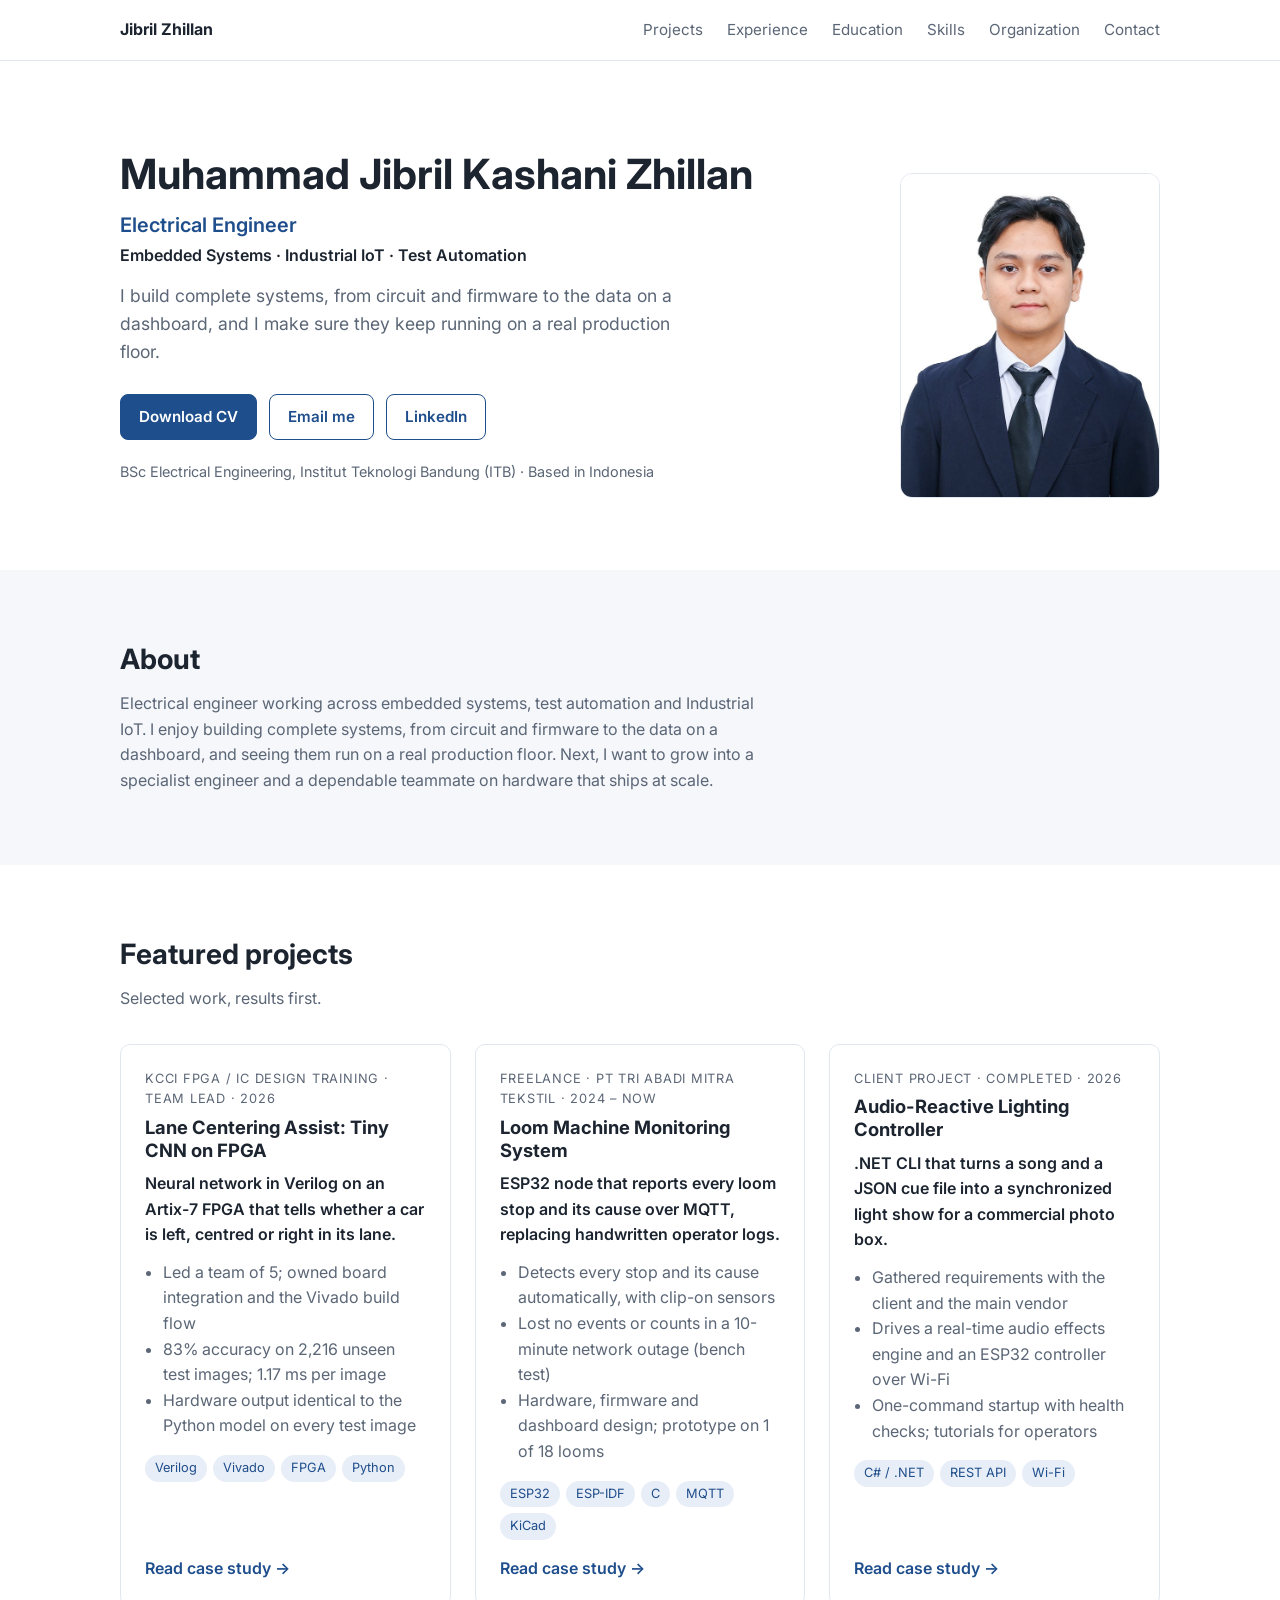
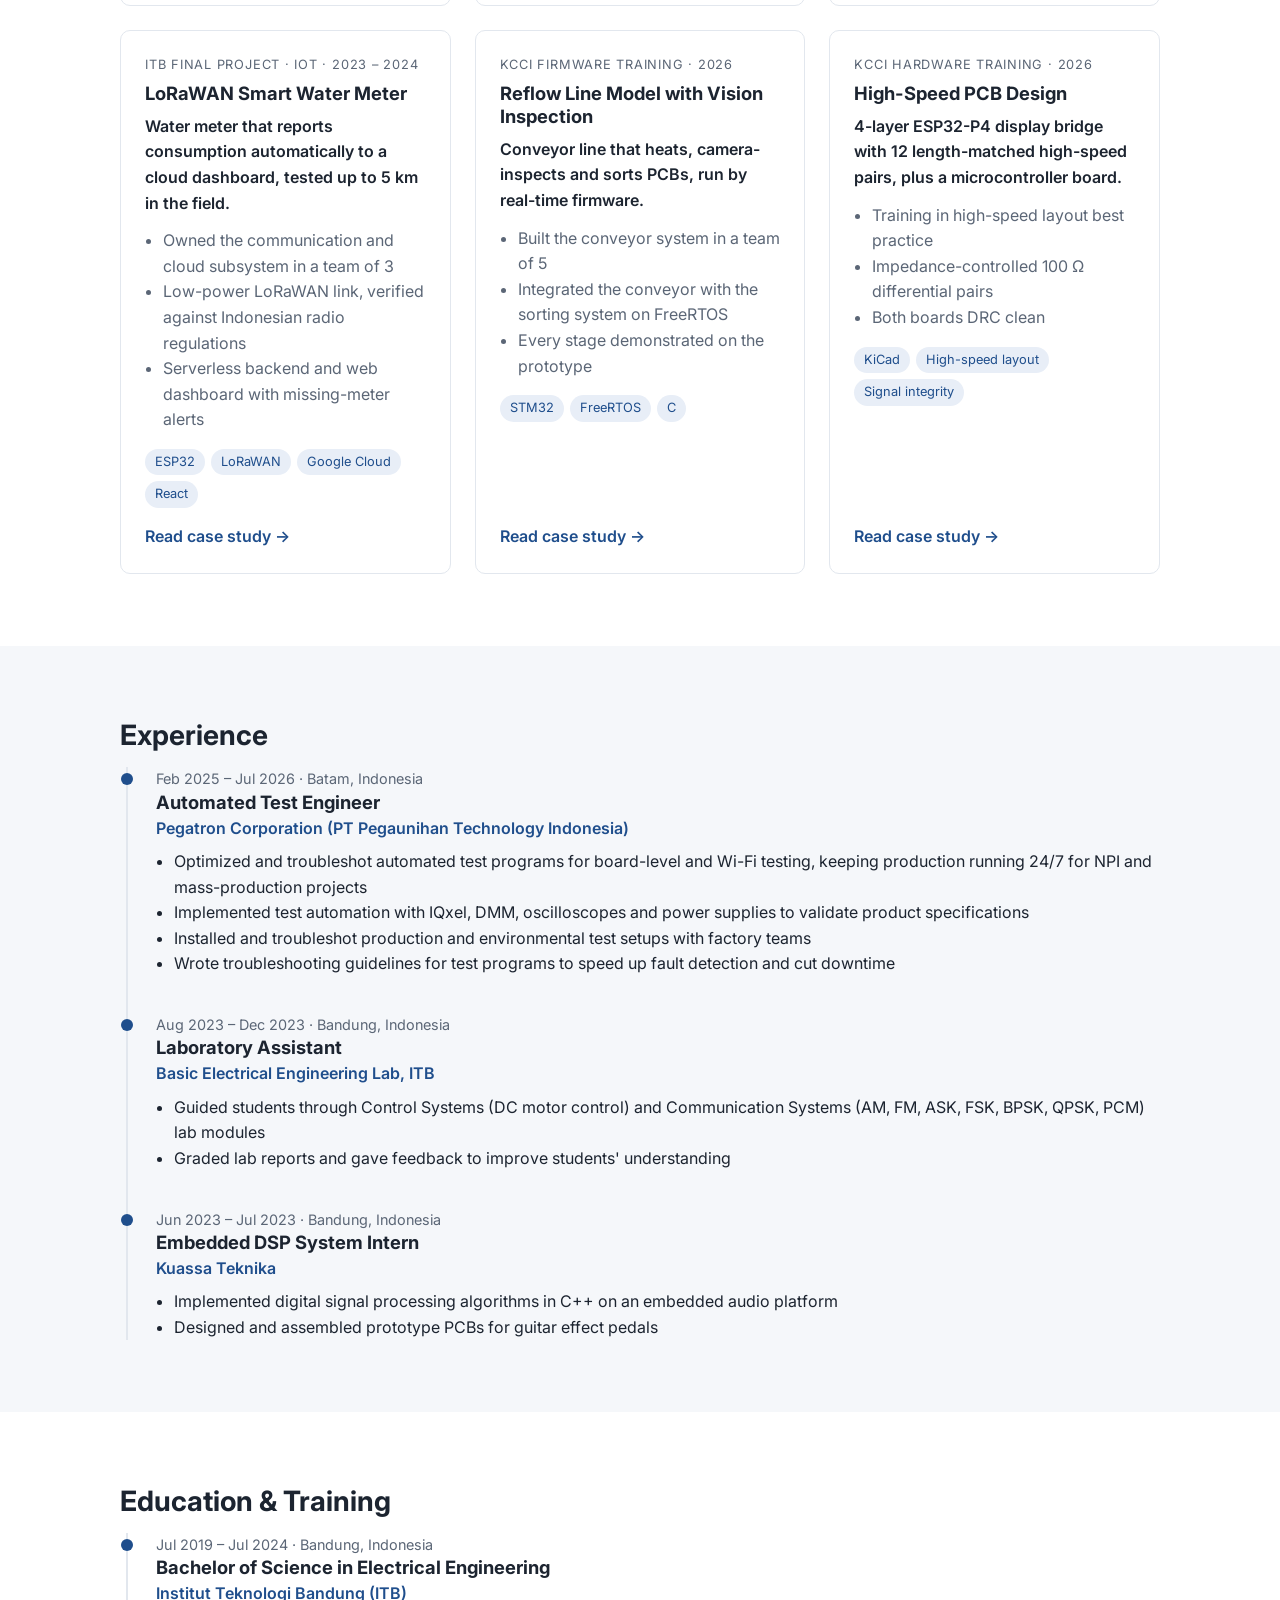
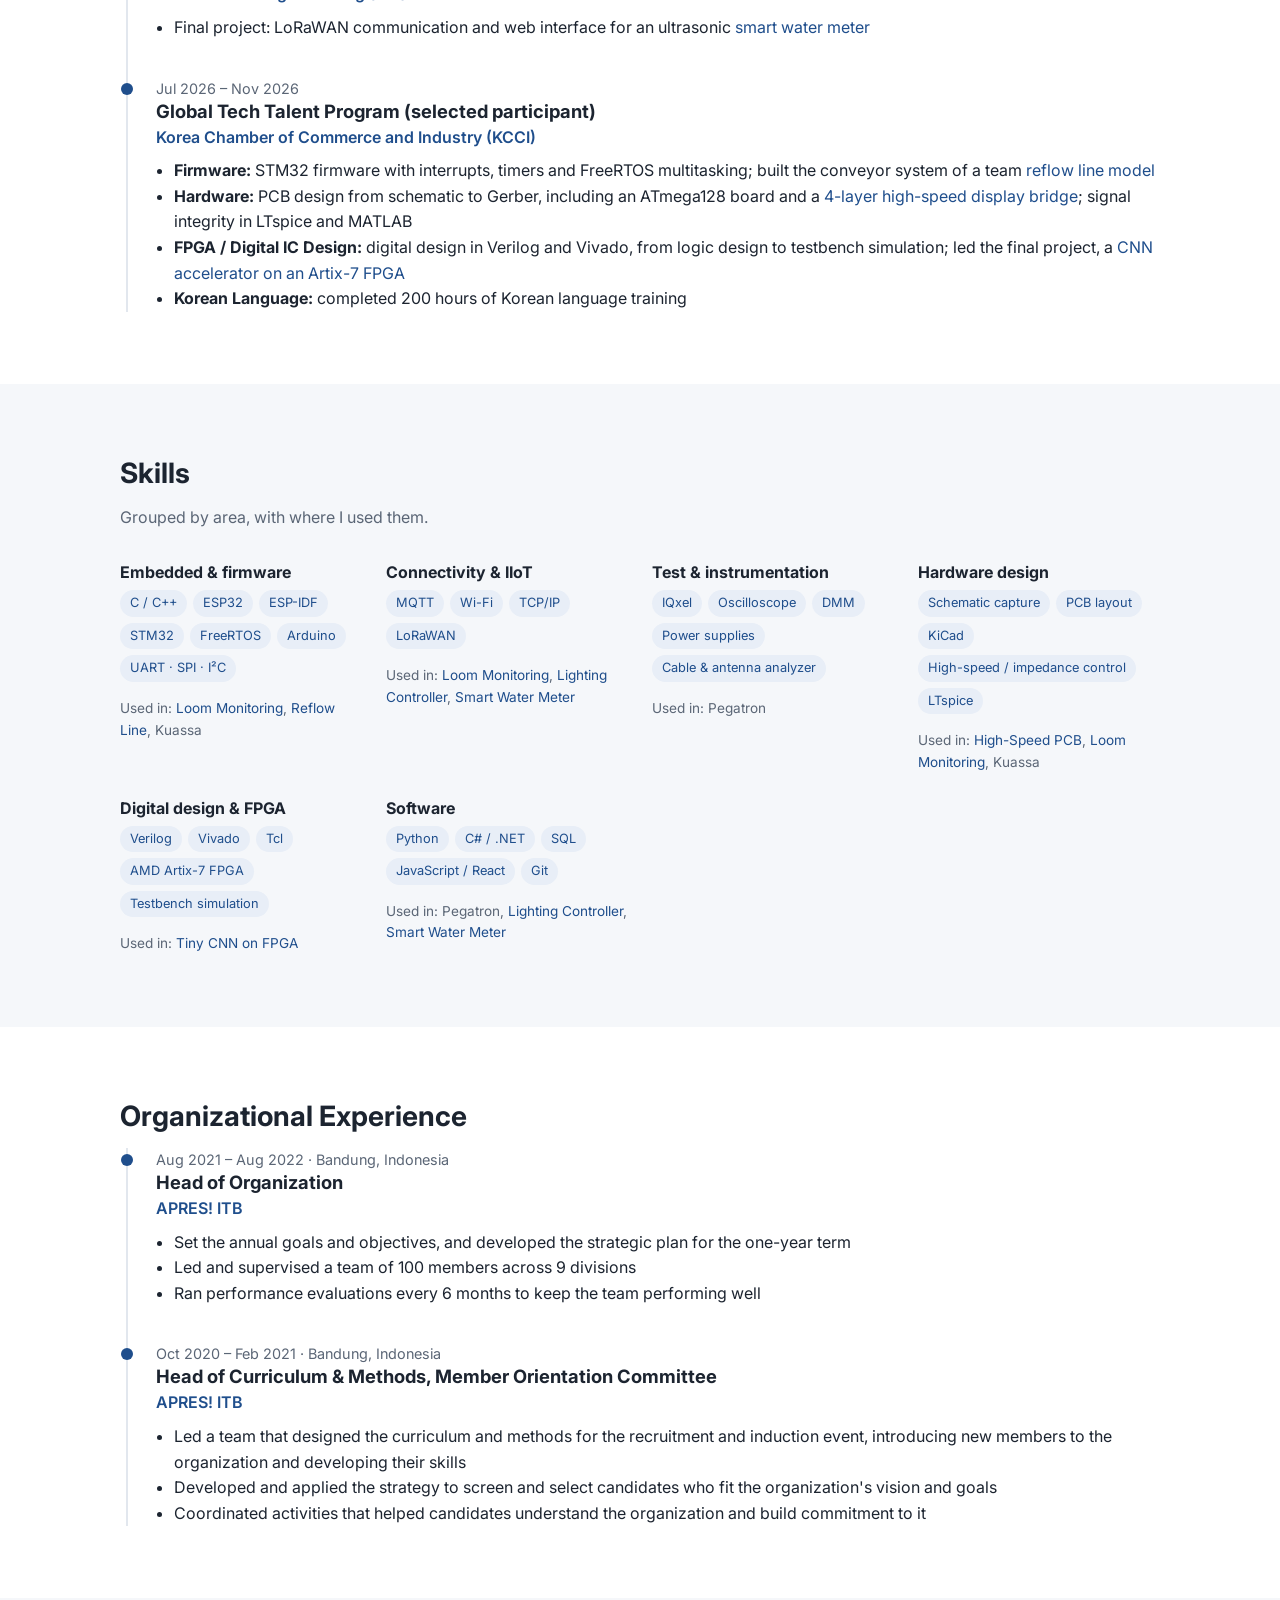
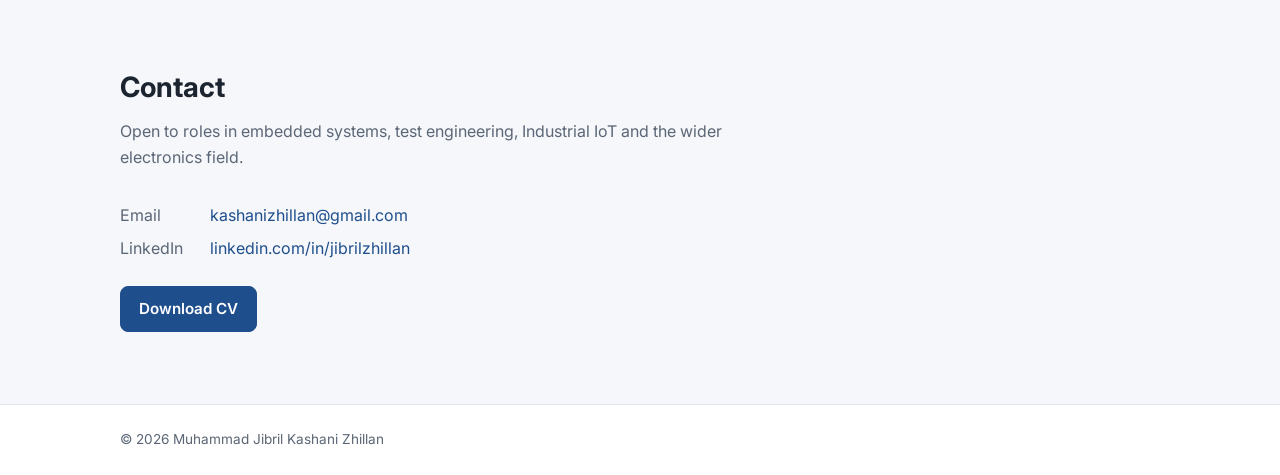
<file: index.html>
<!doctype html>
<html lang="en">
<head>
  <meta charset="utf-8">
  <meta name="viewport" content="width=device-width, initial-scale=1">
  <title>Muhammad Jibril Kashani Zhillan | Electrical Engineer</title>
  <meta name="description" content="Electrical engineer working across embedded systems, test automation and Industrial IoT.">
  <link rel="preconnect" href="https://fonts.googleapis.com">
  <link rel="preconnect" href="https://fonts.gstatic.com" crossorigin>
  <link href="https://fonts.googleapis.com/css2?family=Inter:wght@400;600;700&display=swap" rel="stylesheet">
  <link rel="stylesheet" href="style.css">
</head>
<body>

<nav class="nav">
  <div class="container">
    <a class="brand" href="#top">Jibril Zhillan</a>
    <ul>
      <li><a href="#projects">Projects</a></li>
      <li><a href="#experience">Experience</a></li>
      <li><a href="#education">Education</a></li>
      <li><a href="#skills">Skills</a></li>
      <li><a href="#organization">Organization</a></li>
      <li><a href="#contact">Contact</a></li>
    </ul>
  </div>
</nav>

<!-- 1. Hero -->
<header class="hero" id="top">
  <div class="container">
    <div>
      <h1>Muhammad Jibril Kashani Zhillan</h1>
      <!-- Keep in sync with CV and LinkedIn -->
      <p class="headline">Electrical Engineer</p>
      <p class="headline-sub">Embedded Systems · Industrial IoT · Test Automation</p>
      <p class="pitch">
        I build complete systems, from circuit and firmware to the data on a dashboard,
        and I make sure they keep running on a real production floor.
      </p>
      <div class="btn-row">
        <a class="btn btn-primary" href="assets/CV_Muhammad_Jibril_Kashani_Zhillan.pdf" download>Download CV</a>
        <a class="btn btn-outline" href="mailto:kashanizhillan@gmail.com">Email me</a>
        <a class="btn btn-outline" href="https://linkedin.com/in/jibrilzhillan" target="_blank" rel="noopener">LinkedIn</a>
      </div>
      <p class="meta">BSc Electrical Engineering, Institut Teknologi Bandung (ITB) · Based in Indonesia</p>
    </div>
    <img class="photo" src="assets/photo.jpg" alt="Portrait of Muhammad Jibril Kashani Zhillan">
  </div>
</header>

<!-- About -->
<section class="alt" id="about">
  <div class="container">
    <h2>About</h2>
    <p class="section-lead" style="margin-bottom:0">
      Electrical engineer working across embedded systems, test automation and Industrial IoT.
      I enjoy building complete systems, from circuit and firmware to the data on a dashboard,
      and seeing them run on a real production floor. Next, I want to grow into a specialist engineer
      and a dependable teammate on hardware that ships at scale.
    </p>
  </div>
</section>

<!-- 2. Featured projects -->
<section id="projects">
  <div class="container">
    <h2>Featured projects</h2>
    <p class="section-lead">Selected work, results first.</p>
    <div class="cards">

      <article class="card">
        <div class="kicker">KCCI FPGA / IC Design Training · Team lead · 2026</div>
        <h3>Lane Centering Assist: Tiny CNN on FPGA</h3>
        <p class="result">Neural network in Verilog on an Artix-7 FPGA that tells whether a car is left, centred or right in its lane.</p>
        <ul>
          <li>Led a team of 5; owned board integration and the Vivado build flow</li>
          <li>83% accuracy on 2,216 unseen test images; 1.17 ms per image</li>
          <li>Hardware output identical to the Python model on every test image</li>
        </ul>
        <div class="tags">
          <span class="tag">Verilog</span><span class="tag">Vivado</span><span class="tag">FPGA</span><span class="tag">Python</span>
        </div>
        <a class="more" href="lca-fpga.html">Read case study →</a>
      </article>

      <article class="card">
        <div class="kicker">Freelance · PT Tri Abadi Mitra Tekstil · 2024 – now</div>
        <h3>Loom Machine Monitoring System</h3>
        <p class="result">ESP32 node that reports every loom stop and its cause over MQTT, replacing handwritten operator logs.</p>
        <ul>
          <li>Detects every stop and its cause automatically, with clip-on sensors</li>
          <li>Lost no events or counts in a 10-minute network outage (bench test)</li>
          <li>Hardware, firmware and dashboard design; prototype on 1 of 18 looms</li>
        </ul>
        <div class="tags">
          <span class="tag">ESP32</span><span class="tag">ESP-IDF</span><span class="tag">C</span>
          <span class="tag">MQTT</span><span class="tag">KiCad</span>
        </div>
        <a class="more" href="loom-monitoring.html">Read case study →</a>
      </article>

      <article class="card">
        <div class="kicker">Client project · Completed · 2026</div>
        <h3>Audio-Reactive Lighting Controller</h3>
        <p class="result">.NET CLI that turns a song and a JSON cue file into a synchronized light show for a commercial photo box.</p>
        <ul>
          <li>Gathered requirements with the client and the main vendor</li>
          <li>Drives a real-time audio effects engine and an ESP32 controller over Wi-Fi</li>
          <li>One-command startup with health checks; tutorials for operators</li>
        </ul>
        <div class="tags">
          <span class="tag">C# / .NET</span><span class="tag">REST API</span><span class="tag">Wi-Fi</span>
        </div>
        <a class="more" href="lighting-controller.html">Read case study →</a>
      </article>

      <article class="card">
        <div class="kicker">ITB final project · IoT · 2023 – 2024</div>
        <h3>LoRaWAN Smart Water Meter</h3>
        <p class="result">Water meter that reports consumption automatically to a cloud dashboard, tested up to 5 km in the field.</p>
        <ul>
          <li>Owned the communication and cloud subsystem in a team of 3</li>
          <li>Low-power LoRaWAN link, verified against Indonesian radio regulations</li>
          <li>Serverless backend and web dashboard with missing-meter alerts</li>
        </ul>
        <div class="tags">
          <span class="tag">ESP32</span><span class="tag">LoRaWAN</span><span class="tag">Google Cloud</span><span class="tag">React</span>
        </div>
        <a class="more" href="smart-water-meter.html">Read case study →</a>
      </article>

      <article class="card">
        <div class="kicker">KCCI Firmware Training · 2026</div>
        <h3>Reflow Line Model with Vision Inspection</h3>
        <p class="result">Conveyor line that heats, camera-inspects and sorts PCBs, run by real-time firmware.</p>
        <ul>
          <li>Built the conveyor system in a team of 5</li>
          <li>Integrated the conveyor with the sorting system on FreeRTOS</li>
          <li>Every stage demonstrated on the prototype</li>
        </ul>
        <div class="tags">
          <span class="tag">STM32</span><span class="tag">FreeRTOS</span><span class="tag">C</span>
        </div>
        <a class="more" href="reflow-oven.html">Read case study →</a>
      </article>

      <article class="card">
        <div class="kicker">KCCI Hardware Training · 2026</div>
        <h3>High-Speed PCB Design</h3>
        <p class="result">4-layer ESP32-P4 display bridge with 12 length-matched high-speed pairs, plus a microcontroller board.</p>
        <ul>
          <li>Training in high-speed layout best practice</li>
          <li>Impedance-controlled 100 Ω differential pairs</li>
          <li>Both boards DRC clean</li>
        </ul>
        <div class="tags">
          <span class="tag">KiCad</span><span class="tag">High-speed layout</span><span class="tag">Signal integrity</span>
        </div>
        <a class="more" href="pcb-designs.html">Read case study →</a>
      </article>

    </div>
  </div>
</section>

<!-- 3. Experience -->
<section class="alt" id="experience">
  <div class="container">
    <h2>Experience</h2>
    <div class="timeline">

      <div class="job">
        <div class="when">Feb 2025 – Jul 2026 · Batam, Indonesia</div>
        <h3>Automated Test Engineer</h3>
        <div class="org">Pegatron Corporation (PT Pegaunihan Technology Indonesia)</div>
        <ul>
          <li>Optimized and troubleshot automated test programs for board-level and Wi-Fi testing, keeping production running 24/7 for NPI and mass-production projects</li>
          <li>Implemented test automation with IQxel, DMM, oscilloscopes and power supplies to validate product specifications</li>
          <li>Installed and troubleshot production and environmental test setups with factory teams</li>
          <li>Wrote troubleshooting guidelines for test programs to speed up fault detection and cut downtime</li>
        </ul>
      </div>

      <div class="job">
        <div class="when">Aug 2023 – Dec 2023 · Bandung, Indonesia</div>
        <h3>Laboratory Assistant</h3>
        <div class="org">Basic Electrical Engineering Lab, ITB</div>
        <ul>
          <li>Guided students through Control Systems (DC motor control) and Communication Systems (AM, FM, ASK, FSK, BPSK, QPSK, PCM) lab modules</li>
          <li>Graded lab reports and gave feedback to improve students' understanding</li>
        </ul>
      </div>

      <div class="job">
        <div class="when">Jun 2023 – Jul 2023 · Bandung, Indonesia</div>
        <h3>Embedded DSP System Intern</h3>
        <div class="org">Kuassa Teknika</div>
        <ul>
          <li>Implemented digital signal processing algorithms in C++ on an embedded audio platform</li>
          <li>Designed and assembled prototype PCBs for guitar effect pedals</li>
        </ul>
      </div>

    </div>
  </div>
</section>

<!-- Education & training -->
<section id="education">
  <div class="container">
    <h2>Education &amp; Training</h2>
    <div class="timeline">
      <div class="job">
        <div class="when">Jul 2019 – Jul 2024 · Bandung, Indonesia</div>
        <h3>Bachelor of Science in Electrical Engineering</h3>
        <div class="org">Institut Teknologi Bandung (ITB)</div>
        <ul>
          <li>Final project: LoRaWAN communication and web interface for an ultrasonic <a href="smart-water-meter.html">smart water meter</a></li>
        </ul>
      </div>
      <div class="job">
        <div class="when">Jul 2026 – Nov 2026</div>
        <h3>Global Tech Talent Program (selected participant)</h3>
        <div class="org">Korea Chamber of Commerce and Industry (KCCI)</div>
        <ul>
          <li><strong>Firmware:</strong> STM32 firmware with interrupts, timers and FreeRTOS multitasking; built the conveyor system of a team <a href="reflow-oven.html">reflow line model</a></li>
          <li><strong>Hardware:</strong> PCB design from schematic to Gerber, including an ATmega128 board and a <a href="pcb-designs.html">4-layer high-speed display bridge</a>; signal integrity in LTspice and MATLAB</li>
          <li><strong>FPGA / Digital IC Design:</strong> digital design in Verilog and Vivado, from logic design to testbench simulation; led the final project, a <a href="lca-fpga.html">CNN accelerator on an Artix-7 FPGA</a></li>
          <li><strong>Korean Language:</strong> completed 200 hours of Korean language training</li>
        </ul>
      </div>
    </div>
  </div>
</section>

<!-- 4. Skills -->
<section class="alt" id="skills">
  <div class="container">
    <h2>Skills</h2>
    <p class="section-lead">Grouped by area, with where I used them.</p>
    <div class="skills">
      <div class="skill-group">
        <h3>Embedded &amp; firmware</h3>
        <div class="tags">
          <span class="tag">C / C++</span><span class="tag">ESP32</span><span class="tag">ESP-IDF</span>
          <span class="tag">STM32</span><span class="tag">FreeRTOS</span><span class="tag">Arduino</span><span class="tag">UART · SPI · I²C</span>
        </div>
        <div class="proof">Used in: <a href="loom-monitoring.html">Loom Monitoring</a>, <a href="reflow-oven.html">Reflow Line</a>, Kuassa</div>
      </div>
      <div class="skill-group">
        <h3>Connectivity &amp; IIoT</h3>
        <div class="tags">
          <span class="tag">MQTT</span><span class="tag">Wi-Fi</span><span class="tag">TCP/IP</span><span class="tag">LoRaWAN</span>
        </div>
        <div class="proof">Used in: <a href="loom-monitoring.html">Loom Monitoring</a>, <a href="lighting-controller.html">Lighting Controller</a>, <a href="smart-water-meter.html">Smart Water Meter</a></div>
      </div>
      <div class="skill-group">
        <h3>Test &amp; instrumentation</h3>
        <div class="tags">
          <span class="tag">IQxel</span><span class="tag">Oscilloscope</span><span class="tag">DMM</span>
          <span class="tag">Power supplies</span><span class="tag">Cable &amp; antenna analyzer</span>
        </div>
        <div class="proof">Used in: Pegatron</div>
      </div>
      <div class="skill-group">
        <h3>Hardware design</h3>
        <div class="tags">
          <span class="tag">Schematic capture</span><span class="tag">PCB layout</span><span class="tag">KiCad</span><span class="tag">High-speed / impedance control</span><span class="tag">LTspice</span>
        </div>
        <div class="proof">Used in: <a href="pcb-designs.html">High-Speed PCB</a>, <a href="loom-monitoring.html">Loom Monitoring</a>, Kuassa</div>
      </div>
      <div class="skill-group">
        <h3>Digital design &amp; FPGA</h3>
        <div class="tags">
          <span class="tag">Verilog</span><span class="tag">Vivado</span><span class="tag">Tcl</span><span class="tag">AMD Artix-7 FPGA</span><span class="tag">Testbench simulation</span>
        </div>
        <div class="proof">Used in: <a href="lca-fpga.html">Tiny CNN on FPGA</a></div>
      </div>
      <div class="skill-group">
        <h3>Software</h3>
        <div class="tags">
          <span class="tag">Python</span><span class="tag">C# / .NET</span><span class="tag">SQL</span><span class="tag">JavaScript / React</span><span class="tag">Git</span>
        </div>
        <div class="proof">Used in: Pegatron, <a href="lighting-controller.html">Lighting Controller</a>, <a href="smart-water-meter.html">Smart Water Meter</a></div>
      </div>
    </div>
  </div>
</section>

<!-- 5. Organizational experience -->
<section id="organization">
  <div class="container">
    <h2>Organizational Experience</h2>
    <div class="timeline">
      <div class="job">
        <div class="when">Aug 2021 – Aug 2022 · Bandung, Indonesia</div>
        <h3>Head of Organization</h3>
        <div class="org">APRES! ITB</div>
        <ul>
          <li>Set the annual goals and objectives, and developed the strategic plan for the one-year term</li>
          <li>Led and supervised a team of 100 members across 9 divisions</li>
          <li>Ran performance evaluations every 6 months to keep the team performing well</li>
        </ul>
      </div>
      <div class="job">
        <div class="when">Oct 2020 – Feb 2021 · Bandung, Indonesia</div>
        <h3>Head of Curriculum &amp; Methods, Member Orientation Committee</h3>
        <div class="org">APRES! ITB</div>
        <ul>
          <li>Led a team that designed the curriculum and methods for the recruitment and induction event, introducing new members to the organization and developing their skills</li>
          <li>Developed and applied the strategy to screen and select candidates who fit the organization's vision and goals</li>
          <li>Coordinated activities that helped candidates understand the organization and build commitment to it</li>
        </ul>
      </div>
    </div>
  </div>
</section>

<!-- 6. Contact -->
<section class="alt" id="contact">
  <div class="container">
    <h2>Contact</h2>
    <p class="section-lead">Open to roles in embedded systems, test engineering, Industrial IoT and the wider electronics field.</p>
    <ul class="contact-list">
      <li><span>Email</span><a href="mailto:kashanizhillan@gmail.com">kashanizhillan@gmail.com</a></li>
      <li><span>LinkedIn</span><a href="https://linkedin.com/in/jibrilzhillan" target="_blank" rel="noopener">linkedin.com/in/jibrilzhillan</a></li>
    </ul>
    <a class="btn btn-primary" href="assets/CV_Muhammad_Jibril_Kashani_Zhillan.pdf" download>Download CV</a>
  </div>
</section>

<footer>
  <div class="container">© 2026 Muhammad Jibril Kashani Zhillan</div>
</footer>

</body>
</html>
</file>
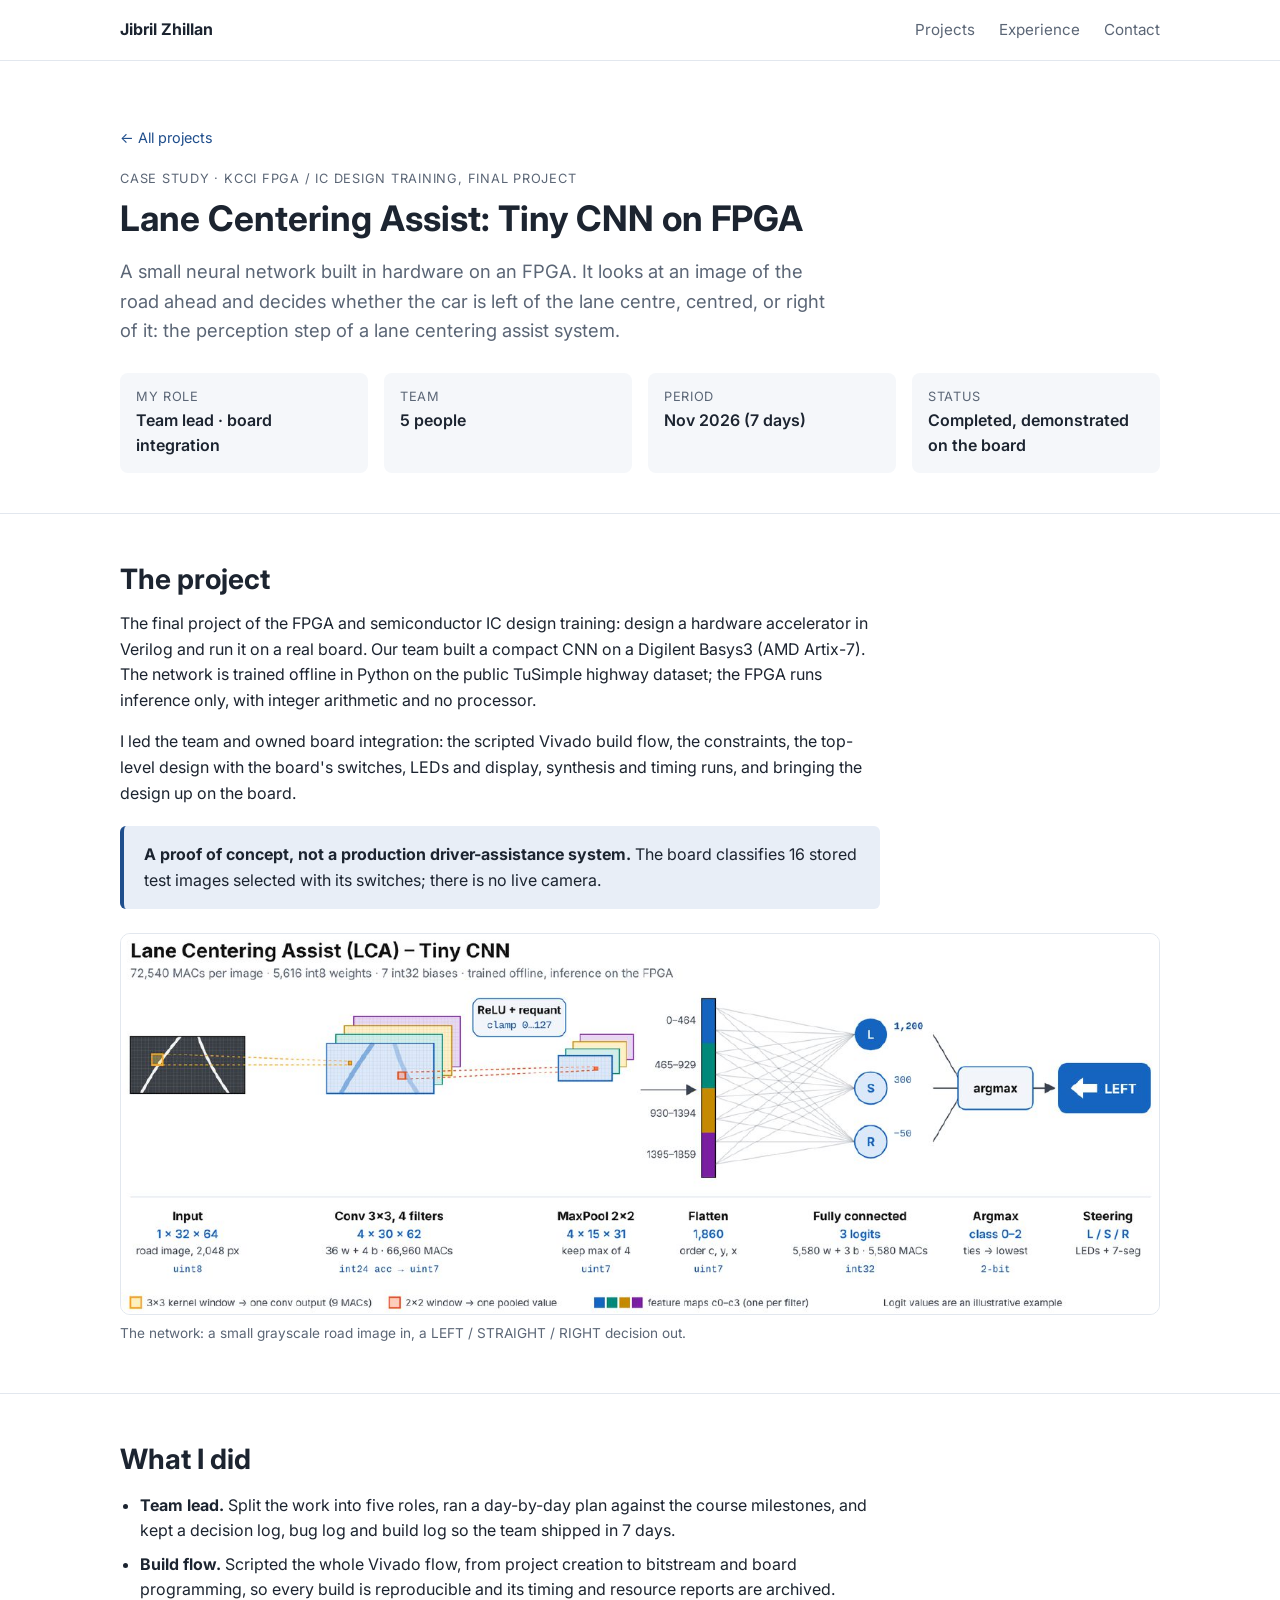
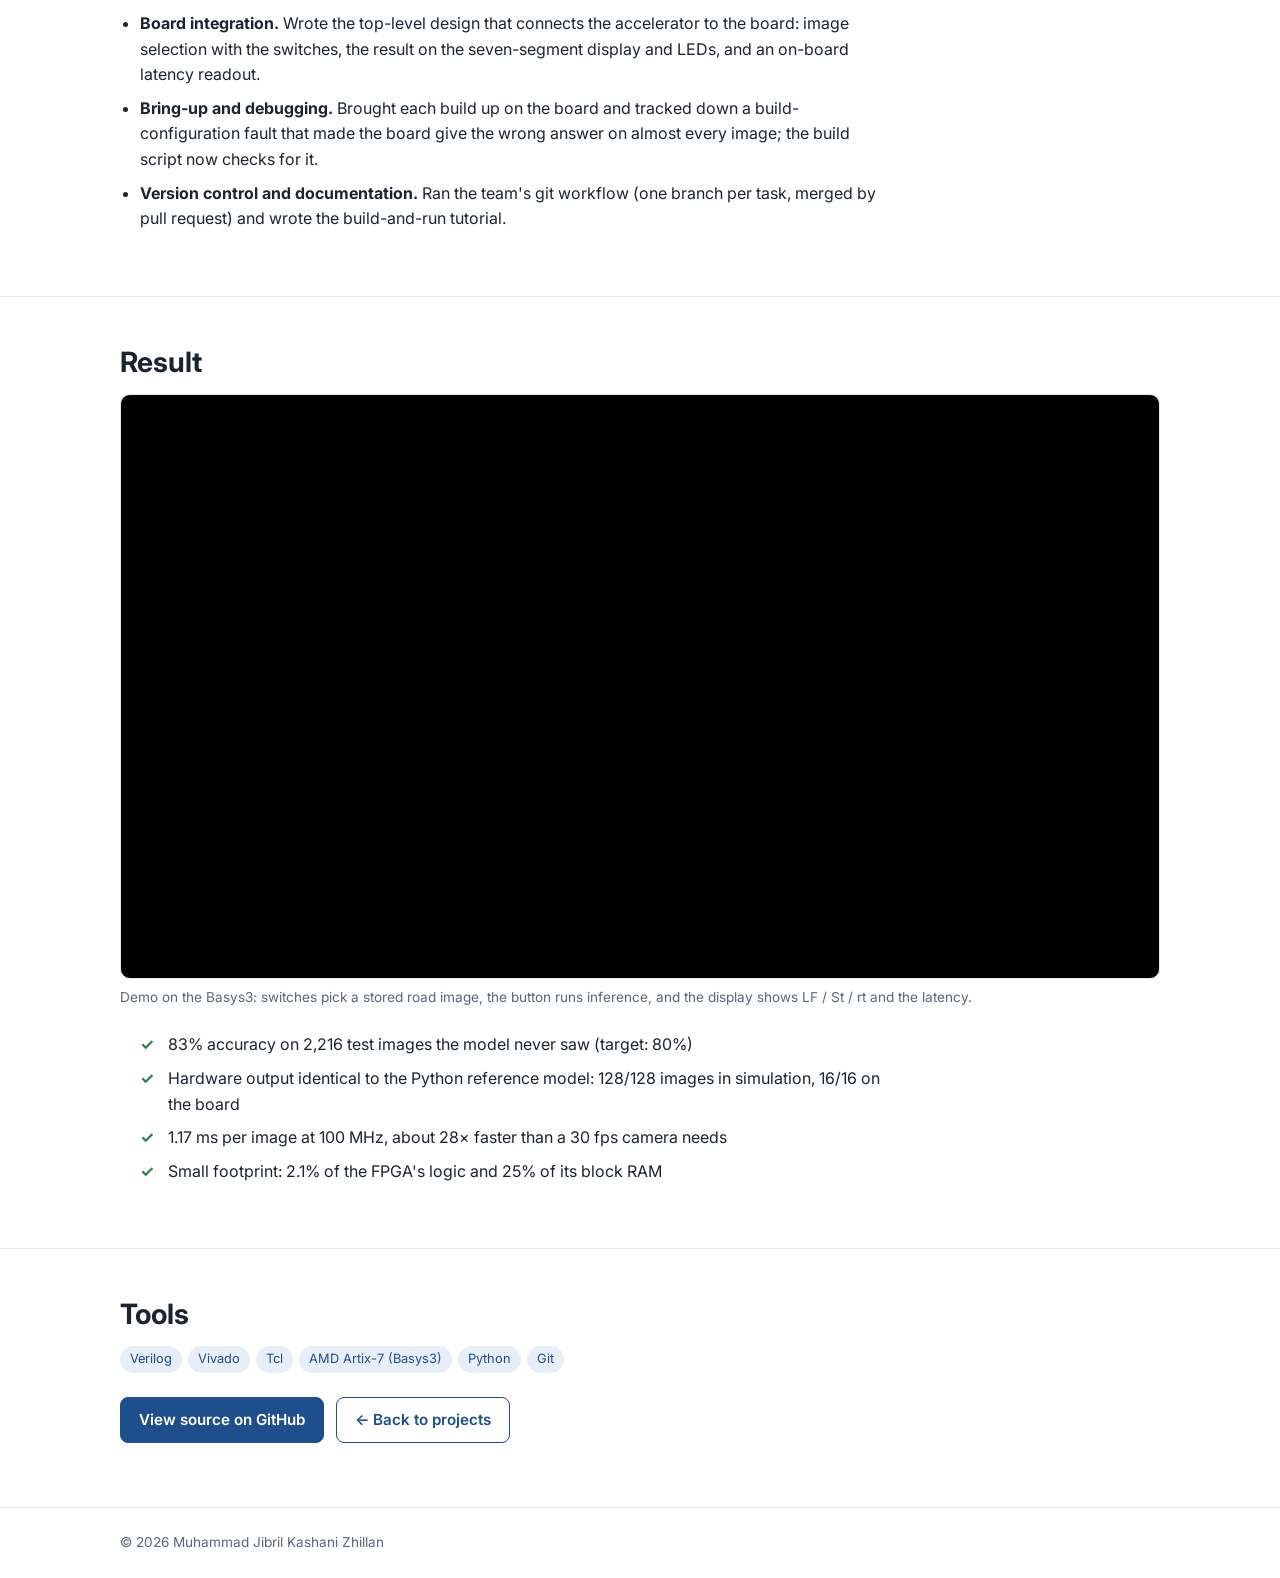
<file: lca-fpga.html>
<!doctype html>
<html lang="en">
<head>
  <meta charset="utf-8">
  <meta name="viewport" content="width=device-width, initial-scale=1">
  <title>Tiny CNN on FPGA | Jibril Zhillan</title>
  <meta name="description" content="Case study: a tiny CNN accelerator in Verilog on an Artix-7 FPGA that classifies a car's position in its lane, built as the KCCI FPGA training final project.">
  <link rel="preconnect" href="https://fonts.googleapis.com">
  <link rel="preconnect" href="https://fonts.gstatic.com" crossorigin>
  <link href="https://fonts.googleapis.com/css2?family=Inter:wght@400;600;700&display=swap" rel="stylesheet">
  <link rel="stylesheet" href="style.css">
</head>
<body class="case">

<nav class="nav">
  <div class="container">
    <a class="brand" href="index.html">Jibril Zhillan</a>
    <ul>
      <li><a href="index.html#projects">Projects</a></li>
      <li><a href="index.html#experience">Experience</a></li>
      <li><a href="index.html#contact">Contact</a></li>
    </ul>
  </div>
</nav>

<header class="case-hero">
  <div class="container">
    <a class="back" href="index.html#projects">← All projects</a>
    <div class="fact-kicker">Case study · KCCI FPGA / IC Design Training, final project</div>
    <h1>Lane Centering Assist: Tiny CNN on FPGA</h1>
    <p class="summary">
      A small neural network built in hardware on an FPGA. It looks at an image of the road ahead
      and decides whether the car is left of the lane centre, centred, or right of it: the perception
      step of a lane centering assist system.
    </p>
    <div class="facts">
      <div class="fact"><div class="k">My role</div><div class="v">Team lead · board integration</div></div>
      <div class="fact"><div class="k">Team</div><div class="v">5 people</div></div>
      <div class="fact"><div class="k">Period</div><div class="v">Nov 2026 (7 days)</div></div>
      <div class="fact"><div class="k">Status</div><div class="v">Completed, demonstrated on the board</div></div>
    </div>
  </div>
</header>

<main>

<section>
  <div class="container prose">
    <h2>The project</h2>
    <p>
      The final project of the FPGA and semiconductor IC design training: design a hardware accelerator
      in Verilog and run it on a real board. Our team built a compact CNN on a Digilent Basys3
      (AMD Artix-7). The network is trained offline in Python on the public TuSimple highway dataset;
      the FPGA runs inference only, with integer arithmetic and no processor.
    </p>
    <p>
      I led the team and owned board integration: the scripted Vivado build flow, the constraints,
      the top-level design with the board's switches, LEDs and display, synthesis and timing runs,
      and bringing the design up on the board.
    </p>
    <div class="callout">
      <strong>A proof of concept, not a production driver-assistance system.</strong>
      The board classifies 16 stored test images selected with its switches; there is no live camera.
    </div>
    <figure class="photo">
      <img src="assets/lca-cnn.jpg" alt="Diagram of the network: a 64 by 32 road image goes through a convolution layer, pooling and a fully connected layer to a LEFT, STRAIGHT or RIGHT decision" loading="lazy">
      <figcaption>The network: a small grayscale road image in, a LEFT / STRAIGHT / RIGHT decision out.</figcaption>
    </figure>
  </div>
</section>

<section>
  <div class="container prose">
    <h2>What I did</h2>
    <ul>
      <li>
        <strong>Team lead.</strong>
        Split the work into five roles, ran a day-by-day plan against the course milestones,
        and kept a decision log, bug log and build log so the team shipped in 7 days.
      </li>
      <li>
        <strong>Build flow.</strong>
        Scripted the whole Vivado flow, from project creation to bitstream and board programming,
        so every build is reproducible and its timing and resource reports are archived.
      </li>
      <li>
        <strong>Board integration.</strong>
        Wrote the top-level design that connects the accelerator to the board: image selection with the
        switches, the result on the seven-segment display and LEDs, and an on-board latency readout.
      </li>
      <li>
        <strong>Bring-up and debugging.</strong>
        Brought each build up on the board and tracked down a build-configuration fault that made the
        board give the wrong answer on almost every image; the build script now checks for it.
      </li>
      <li>
        <strong>Version control and documentation.</strong>
        Ran the team's git workflow (one branch per task, merged by pull request) and wrote the
        build-and-run tutorial.
      </li>
    </ul>
  </div>
</section>

<section>
  <div class="container prose">
    <h2>Result</h2>
    <figure class="photo video">
      <iframe src="https://www.youtube-nocookie.com/embed/hvUAcI4PJ1E" title="Tiny CNN for lane position on a Basys3 FPGA: live demo" loading="lazy" allow="accelerometer; encrypted-media; gyroscope; picture-in-picture; fullscreen" referrerpolicy="strict-origin-when-cross-origin" allowfullscreen></iframe>
      <figcaption>Demo on the Basys3: switches pick a stored road image, the button runs inference, and the display shows LF / St / rt and the latency.</figcaption>
    </figure>
    <ul class="status-list">
      <li class="done">83% accuracy on 2,216 test images the model never saw (target: 80%)</li>
      <li class="done">Hardware output identical to the Python reference model: 128/128 images in simulation, 16/16 on the board</li>
      <li class="done">1.17 ms per image at 100 MHz, about 28× faster than a 30 fps camera needs</li>
      <li class="done">Small footprint: 2.1% of the FPGA's logic and 25% of its block RAM</li>
    </ul>
  </div>
</section>

<section>
  <div class="container prose">
    <h2>Tools</h2>
    <div class="tags">
      <span class="tag">Verilog</span><span class="tag">Vivado</span><span class="tag">Tcl</span>
      <span class="tag">AMD Artix-7 (Basys3)</span><span class="tag">Python</span><span class="tag">Git</span>
    </div>
    <p class="btn-row" style="margin-top:24px">
      <a class="btn btn-primary" href="https://github.com/jibrilzhillan/lca-tiny-cnn-basys3" target="_blank" rel="noopener">View source on GitHub</a>
      <a class="btn btn-outline" href="index.html#projects">← Back to projects</a>
    </p>
  </div>
</section>

</main>

<footer>
  <div class="container">© 2026 Muhammad Jibril Kashani Zhillan</div>
</footer>

</body>
</html>
</file>
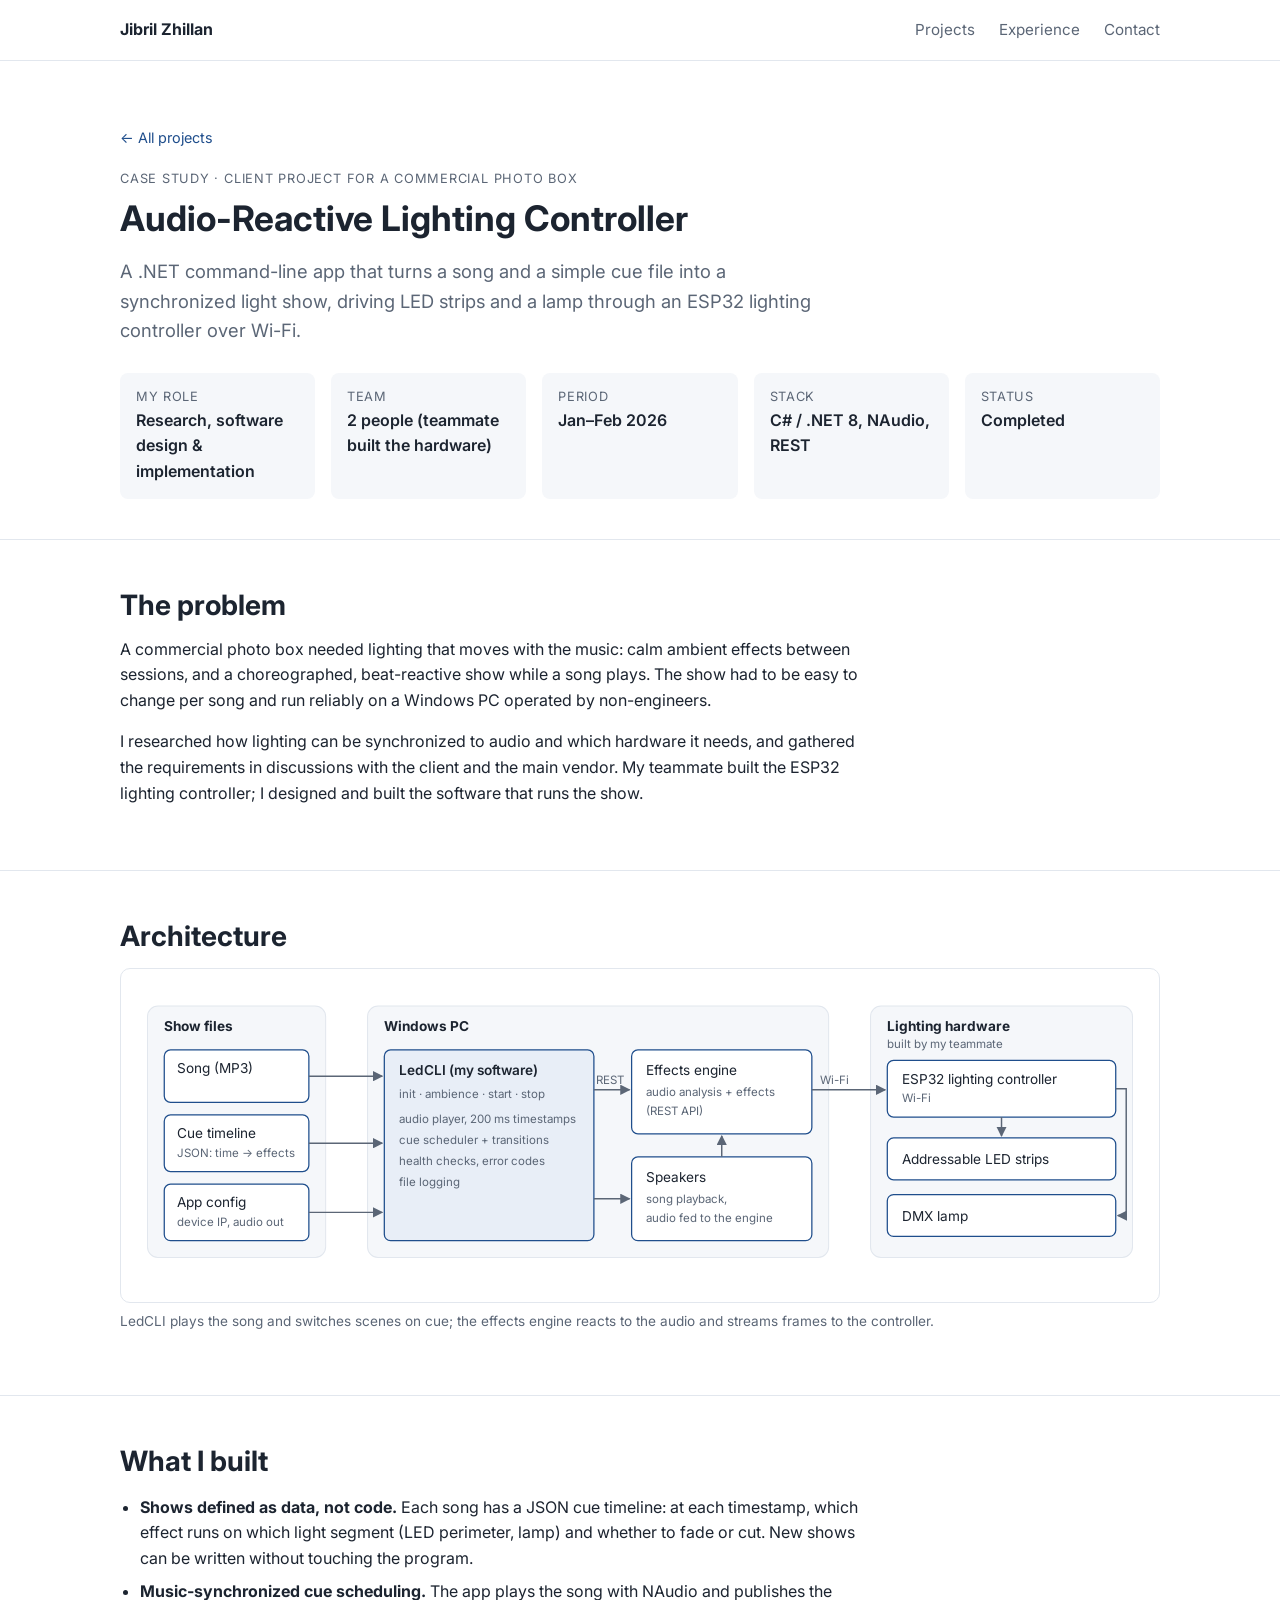
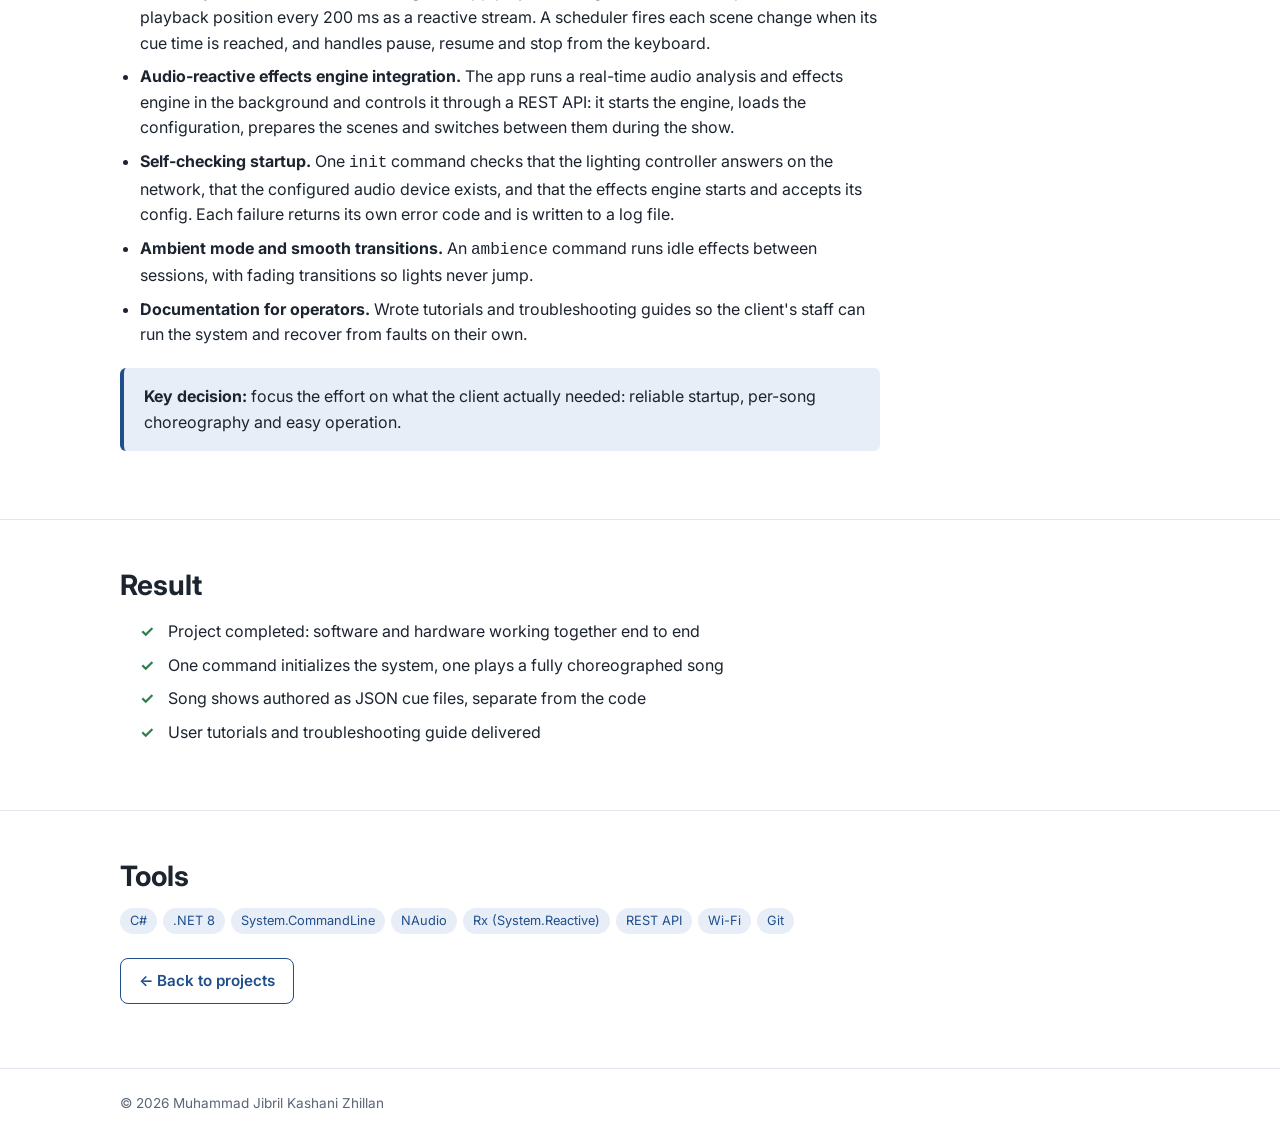
<file: lighting-controller.html>
<!doctype html>
<html lang="en">
<head>
  <meta charset="utf-8">
  <meta name="viewport" content="width=device-width, initial-scale=1">
  <title>Audio-Reactive Lighting Controller | Jibril Zhillan</title>
  <meta name="description" content="Case study: a .NET CLI that turns a song and a JSON cue timeline into a synchronized light show for a commercial photo box.">
  <link rel="preconnect" href="https://fonts.googleapis.com">
  <link rel="preconnect" href="https://fonts.gstatic.com" crossorigin>
  <link href="https://fonts.googleapis.com/css2?family=Inter:wght@400;600;700&display=swap" rel="stylesheet">
  <link rel="stylesheet" href="style.css">
</head>
<body class="case">

<nav class="nav">
  <div class="container">
    <a class="brand" href="index.html">Jibril Zhillan</a>
    <ul>
      <li><a href="index.html#projects">Projects</a></li>
      <li><a href="index.html#experience">Experience</a></li>
      <li><a href="index.html#contact">Contact</a></li>
    </ul>
  </div>
</nav>

<header class="case-hero">
  <div class="container">
    <a class="back" href="index.html#projects">← All projects</a>
    <div class="fact-kicker">Case study · Client project for a commercial photo box</div>
    <h1>Audio-Reactive Lighting Controller</h1>
    <p class="summary">
      A .NET command-line app that turns a song and a simple cue file into a synchronized light show,
      driving LED strips and a lamp through an ESP32 lighting controller over Wi-Fi.
    </p>
    <div class="facts">
      <div class="fact"><div class="k">My role</div><div class="v">Research, software design &amp; implementation</div></div>
      <div class="fact"><div class="k">Team</div><div class="v">2 people (teammate built the hardware)</div></div>
      <div class="fact"><div class="k">Period</div><div class="v">Jan–Feb 2026</div></div>
      <div class="fact"><div class="k">Stack</div><div class="v">C# / .NET 8, NAudio, REST</div></div>
      <div class="fact"><div class="k">Status</div><div class="v">Completed</div></div>
    </div>
  </div>
</header>

<main>

<section>
  <div class="container prose">
    <h2>The problem</h2>
    <p>
      A commercial photo box needed lighting that moves with the music: calm ambient effects between sessions,
      and a choreographed, beat-reactive show while a song plays. The show had to be easy to change per song
      and run reliably on a Windows PC operated by non-engineers.
    </p>
    <p>
      I researched how lighting can be synchronized to audio and which hardware it needs, and gathered the
      requirements in discussions with the client and the main vendor. My teammate built the ESP32 lighting controller; I designed and built
      the software that runs the show.
    </p>
  </div>
</section>

<section>
  <div class="container">
    <h2>Architecture</h2>
    <div class="diagram">
      <svg viewBox="0 0 960 280" xmlns="http://www.w3.org/2000/svg" font-family="Inter, system-ui, sans-serif" font-size="13">
        <defs>
          <marker id="arr" viewBox="0 0 10 10" refX="9" refY="5" markerWidth="7" markerHeight="7" orient="auto-start-reverse">
            <path d="M0,0 L10,5 L0,10 z" fill="#5b6676"/>
          </marker>
        </defs>
        <style>
          .grp { fill: #f5f7fa; stroke: #e2e7ee; }
          .box { fill: #fff; stroke: #1f4e8c; stroke-width: 1.2; }
          .hl  { fill: #e8eef7; stroke: #1f4e8c; stroke-width: 1.2; }
          .ttl { font-weight: 700; fill: #1c2430; }
          .lbl { fill: #1c2430; }
          .sub { fill: #5b6676; font-size: 11px; }
          .ln  { stroke: #5b6676; stroke-width: 1.4; fill: none; marker-end: url(#arr); }
        </style>

        <!-- Inputs -->
        <rect class="grp" x="10" y="20" width="170" height="240" rx="10"/>
        <text class="ttl" x="26" y="44">Show files</text>
        <rect class="box" x="26" y="62" width="138" height="50" rx="6"/>
        <text class="lbl" x="38" y="84">Song (MP3)</text>
        <rect class="box" x="26" y="124" width="138" height="54" rx="6"/>
        <text class="lbl" x="38" y="146">Cue timeline</text>
        <text class="sub" x="38" y="164">JSON: time → effects</text>
        <rect class="box" x="26" y="190" width="138" height="54" rx="6"/>
        <text class="lbl" x="38" y="212">App config</text>
        <text class="sub" x="38" y="230">device IP, audio out</text>

        <!-- PC -->
        <rect class="grp" x="220" y="20" width="440" height="240" rx="10"/>
        <text class="ttl" x="236" y="44">Windows PC</text>
        <rect class="hl" x="236" y="62" width="200" height="182" rx="6"/>
        <text class="lbl" x="250" y="86" font-weight="600">LedCLI (my software)</text>
        <text class="sub" x="250" y="108">init · ambience · start · stop</text>
        <text class="sub" x="250" y="132">audio player, 200 ms timestamps</text>
        <text class="sub" x="250" y="152">cue scheduler + transitions</text>
        <text class="sub" x="250" y="172">health checks, error codes</text>
        <text class="sub" x="250" y="192">file logging</text>
        <rect class="box" x="472" y="62" width="172" height="80" rx="6"/>
        <text class="lbl" x="486" y="86">Effects engine</text>
        <text class="sub" x="486" y="106">audio analysis + effects</text>
        <text class="sub" x="486" y="124">(REST API)</text>
        <rect class="box" x="472" y="164" width="172" height="80" rx="6"/>
        <text class="lbl" x="486" y="188">Speakers</text>
        <text class="sub" x="486" y="208">song playback,</text>
        <text class="sub" x="486" y="226">audio fed to the engine</text>

        <!-- Hardware -->
        <rect class="grp" x="700" y="20" width="250" height="240" rx="10"/>
        <text class="ttl" x="716" y="44">Lighting hardware</text>
        <text class="sub" x="716" y="60">built by my teammate</text>
        <rect class="box" x="716" y="72" width="218" height="54" rx="6"/>
        <text class="lbl" x="730" y="94">ESP32 lighting controller</text>
        <text class="sub" x="730" y="112">Wi-Fi</text>
        <rect class="box" x="716" y="146" width="218" height="40" rx="6"/>
        <text class="lbl" x="730" y="171">Addressable LED strips</text>
        <rect class="box" x="716" y="200" width="218" height="40" rx="6"/>
        <text class="lbl" x="730" y="225">DMX lamp</text>

        <!-- Arrows -->
        <path class="ln" d="M164 87 H234"/>
        <path class="ln" d="M164 151 H234"/>
        <path class="ln" d="M164 217 H234"/>
        <path class="ln" d="M436 100 H470"/>
        <text class="sub" x="438" y="94">REST</text>
        <path class="ln" d="M436 204 H470"/>
        <path class="ln" d="M558 164 V144"/>
        <path class="ln" d="M644 100 H714"/>
        <text class="sub" x="652" y="94">Wi-Fi</text>
        <path class="ln" d="M825 126 V144"/>
        <path class="ln" d="M934 99 H944 V220 H936"/>
      </svg>
    </div>
    <p class="caption">LedCLI plays the song and switches scenes on cue; the effects engine reacts to the audio and streams frames to the controller.</p>
  </div>
</section>

<section>
  <div class="container prose">
    <h2>What I built</h2>
    <ul>
      <li>
        <strong>Shows defined as data, not code.</strong>
        Each song has a JSON cue timeline: at each timestamp, which effect runs on which light segment
        (LED perimeter, lamp) and whether to fade or cut. New shows can be written without touching the program.
      </li>
      <li>
        <strong>Music-synchronized cue scheduling.</strong>
        The app plays the song with NAudio and publishes the playback position every 200 ms as a reactive stream.
        A scheduler fires each scene change when its cue time is reached, and handles pause, resume and stop from the keyboard.
      </li>
      <li>
        <strong>Audio-reactive effects engine integration.</strong>
        The app runs a real-time audio analysis and effects engine in the background and controls it through a REST API:
        it starts the engine, loads the configuration, prepares the scenes and switches between them during the show.
      </li>
      <li>
        <strong>Self-checking startup.</strong>
        One <code>init</code> command checks that the lighting controller answers on the network, that the configured
        audio device exists, and that the effects engine starts and accepts its config. Each failure returns its own error code
        and is written to a log file.
      </li>
      <li>
        <strong>Ambient mode and smooth transitions.</strong>
        An <code>ambience</code> command runs idle effects between sessions, with fading transitions so lights never jump.
      </li>
      <li>
        <strong>Documentation for operators.</strong>
        Wrote tutorials and troubleshooting guides so the client's staff can run the system and recover from faults on their own.
      </li>
    </ul>

    <div class="callout">
      <strong>Key decision:</strong> focus the effort on what the client actually needed:
      reliable startup, per-song choreography and easy operation.
    </div>
  </div>
</section>

<section>
  <div class="container prose">
    <h2>Result</h2>
    <ul class="status-list">
      <li class="done">Project completed: software and hardware working together end to end</li>
      <li class="done">One command initializes the system, one plays a fully choreographed song</li>
      <li class="done">Song shows authored as JSON cue files, separate from the code</li>
      <li class="done">User tutorials and troubleshooting guide delivered</li>
    </ul>
  </div>
</section>

<section>
  <div class="container prose">
    <h2>Tools</h2>
    <div class="tags">
      <span class="tag">C#</span><span class="tag">.NET 8</span><span class="tag">System.CommandLine</span>
      <span class="tag">NAudio</span><span class="tag">Rx (System.Reactive)</span><span class="tag">REST API</span>
      <span class="tag">Wi-Fi</span><span class="tag">Git</span>
    </div>
    <p style="margin-top:24px"><a class="btn btn-outline" href="index.html#projects">← Back to projects</a></p>
  </div>
</section>

</main>

<footer>
  <div class="container">© 2026 Muhammad Jibril Kashani Zhillan</div>
</footer>

</body>
</html>
</file>
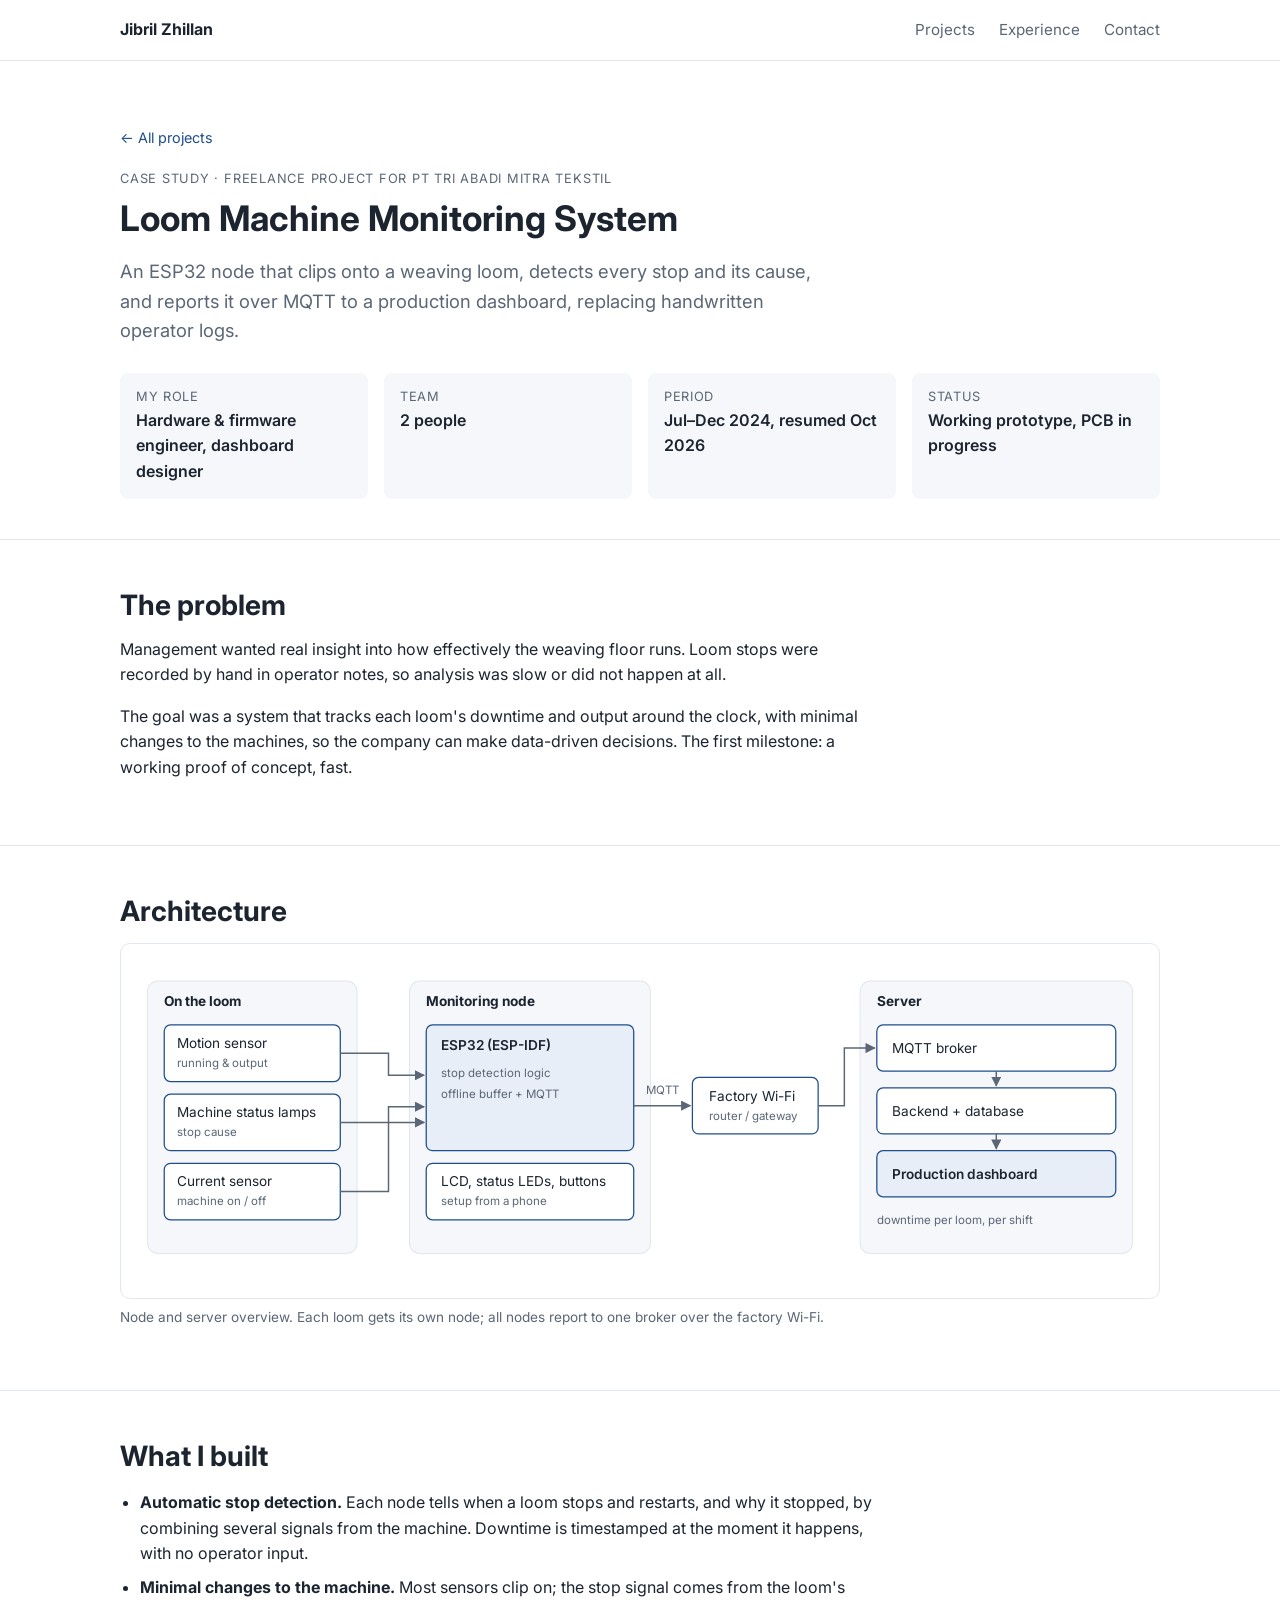
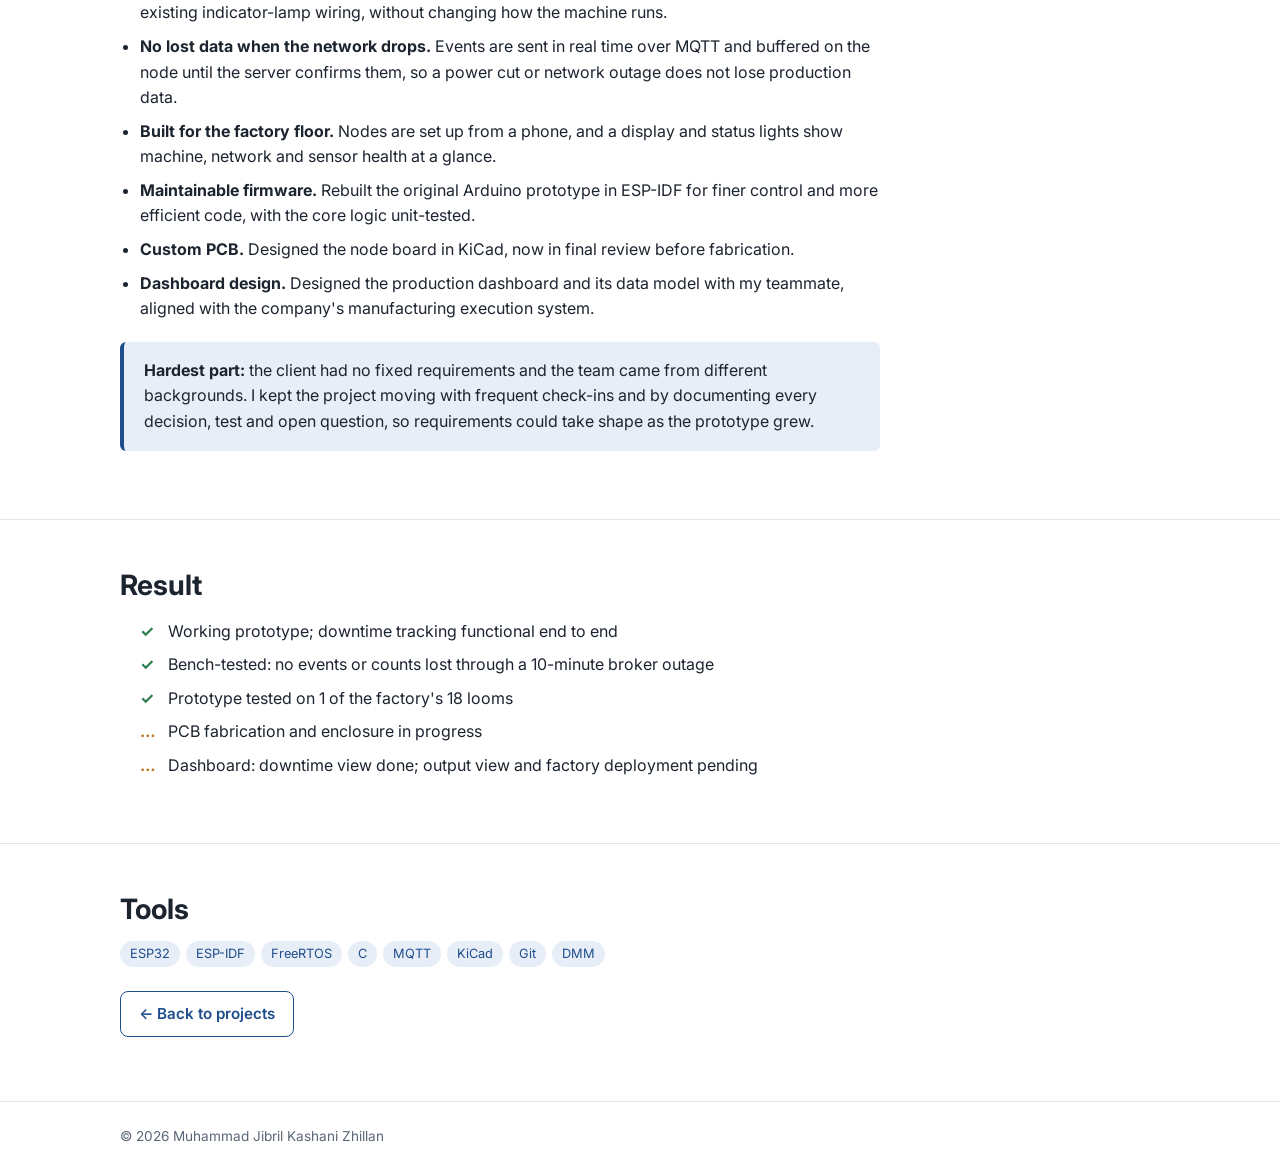
<file: loom-monitoring.html>
<!doctype html>
<html lang="en">
<head>
  <meta charset="utf-8">
  <meta name="viewport" content="width=device-width, initial-scale=1">
  <title>Loom Machine Monitoring | Jibril Zhillan</title>
  <meta name="description" content="Case study: an ESP32-based IIoT node that reports loom stops and their causes over MQTT.">
  <link rel="preconnect" href="https://fonts.googleapis.com">
  <link rel="preconnect" href="https://fonts.gstatic.com" crossorigin>
  <link href="https://fonts.googleapis.com/css2?family=Inter:wght@400;600;700&display=swap" rel="stylesheet">
  <link rel="stylesheet" href="style.css">
</head>
<body class="case">

<nav class="nav">
  <div class="container">
    <a class="brand" href="index.html">Jibril Zhillan</a>
    <ul>
      <li><a href="index.html#projects">Projects</a></li>
      <li><a href="index.html#experience">Experience</a></li>
      <li><a href="index.html#contact">Contact</a></li>
    </ul>
  </div>
</nav>

<header class="case-hero">
  <div class="container">
    <a class="back" href="index.html#projects">← All projects</a>
    <div class="fact-kicker">Case study · Freelance project for PT Tri Abadi Mitra Tekstil</div>
    <h1>Loom Machine Monitoring System</h1>
    <p class="summary">
      An ESP32 node that clips onto a weaving loom, detects every stop and its cause, and reports it over MQTT
      to a production dashboard, replacing handwritten operator logs.
    </p>
    <div class="facts">
      <div class="fact"><div class="k">My role</div><div class="v">Hardware &amp; firmware engineer, dashboard designer</div></div>
      <div class="fact"><div class="k">Team</div><div class="v">2 people</div></div>
      <div class="fact"><div class="k">Period</div><div class="v">Jul–Dec 2024, resumed Oct 2026</div></div>
      <div class="fact"><div class="k">Status</div><div class="v">Working prototype, PCB in progress</div></div>
    </div>
  </div>
</header>

<main>

<section>
  <div class="container prose">
    <h2>The problem</h2>
    <p>
      Management wanted real insight into how effectively the weaving floor runs. Loom stops were recorded by hand
      in operator notes, so analysis was slow or did not happen at all.
    </p>
    <p>
      The goal was a system that tracks each loom's downtime and output around the clock, with minimal changes to
      the machines, so the company can make data-driven decisions. The first milestone: a working proof of concept, fast.
    </p>
  </div>
</section>

<section>
  <div class="container">
    <h2>Architecture</h2>
    <div class="diagram">
      <svg viewBox="0 0 960 300" xmlns="http://www.w3.org/2000/svg" font-family="Inter, system-ui, sans-serif" font-size="13">
        <defs>
          <marker id="arr" viewBox="0 0 10 10" refX="9" refY="5" markerWidth="7" markerHeight="7" orient="auto-start-reverse">
            <path d="M0,0 L10,5 L0,10 z" fill="#5b6676"/>
          </marker>
        </defs>
        <style>
          .grp { fill: #f5f7fa; stroke: #e2e7ee; }
          .box { fill: #fff; stroke: #1f4e8c; stroke-width: 1.2; }
          .hl  { fill: #e8eef7; stroke: #1f4e8c; stroke-width: 1.2; }
          .ttl { font-weight: 700; fill: #1c2430; }
          .lbl { fill: #1c2430; }
          .sub { fill: #5b6676; font-size: 11px; }
          .ln  { stroke: #5b6676; stroke-width: 1.4; fill: none; marker-end: url(#arr); }
        </style>

        <!-- Loom -->
        <rect class="grp" x="10" y="20" width="200" height="260" rx="10"/>
        <text class="ttl" x="26" y="44">On the loom</text>
        <rect class="box" x="26" y="62" width="168" height="54" rx="6"/>
        <text class="lbl" x="38" y="84">Motion sensor</text>
        <text class="sub" x="38" y="102">running &amp; output</text>
        <rect class="box" x="26" y="128" width="168" height="54" rx="6"/>
        <text class="lbl" x="38" y="150">Machine status lamps</text>
        <text class="sub" x="38" y="168">stop cause</text>
        <rect class="box" x="26" y="194" width="168" height="54" rx="6"/>
        <text class="lbl" x="38" y="216">Current sensor</text>
        <text class="sub" x="38" y="234">machine on / off</text>

        <!-- Node -->
        <rect class="grp" x="260" y="20" width="230" height="260" rx="10"/>
        <text class="ttl" x="276" y="44">Monitoring node</text>
        <rect class="hl" x="276" y="62" width="198" height="120" rx="6"/>
        <text class="lbl" x="290" y="86" font-weight="600">ESP32 (ESP-IDF)</text>
                <text class="sub" x="290" y="112">stop detection logic</text>
                <text class="sub" x="290" y="132">offline buffer + MQTT</text>
        <rect class="box" x="276" y="194" width="198" height="54" rx="6"/>
        <text class="lbl" x="290" y="216">LCD, status LEDs, buttons</text>
        <text class="sub" x="290" y="234">setup from a phone</text>

        <!-- Network -->
        <rect class="box" x="530" y="112" width="120" height="54" rx="6"/>
        <text class="lbl" x="546" y="135">Factory Wi-Fi</text>
        <text class="sub" x="546" y="153">router / gateway</text>

        <!-- Server -->
        <rect class="grp" x="690" y="20" width="260" height="260" rx="10"/>
        <text class="ttl" x="706" y="44">Server</text>
        <rect class="box" x="706" y="62" width="228" height="44" rx="6"/>
        <text class="lbl" x="720" y="89">MQTT broker</text>
        <rect class="box" x="706" y="122" width="228" height="44" rx="6"/>
        <text class="lbl" x="720" y="149">Backend + database</text>
        <rect class="hl" x="706" y="182" width="228" height="44" rx="6"/>
        <text class="lbl" x="720" y="209" font-weight="600">Production dashboard</text>
        <text class="sub" x="706" y="252">downtime per loom, per shift</text>

        <!-- Arrows -->
        <path class="ln" d="M194 89 H240 V110 H274"/>
        <path class="ln" d="M194 155 H274"/>
        <path class="ln" d="M194 221 H240 V140 H274"/>
        <path class="ln" d="M474 139 H528"/>
        <text class="sub" x="486" y="128">MQTT</text>
        <path class="ln" d="M650 139 H675 V84 H704"/>
        <path class="ln" d="M820 106 V120"/>
        <path class="ln" d="M820 166 V180"/>
      </svg>
    </div>
    <p class="caption">Node and server overview. Each loom gets its own node; all nodes report to one broker over the factory Wi-Fi.</p>
  </div>
</section>

<section>
  <div class="container prose">
    <h2>What I built</h2>
    <ul>
      <li>
        <strong>Automatic stop detection.</strong>
        Each node tells when a loom stops and restarts, and why it stopped, by combining several signals from the machine.
        Downtime is timestamped at the moment it happens, with no operator input.
      </li>
      <li>
        <strong>Minimal changes to the machine.</strong>
        Most sensors clip on; the stop signal comes from the loom's existing indicator-lamp wiring, without changing how the machine runs.
      </li>
      <li>
        <strong>No lost data when the network drops.</strong>
        Events are sent in real time over MQTT and buffered on the node until the server confirms them,
        so a power cut or network outage does not lose production data.
      </li>
      <li>
        <strong>Built for the factory floor.</strong>
        Nodes are set up from a phone, and a display and status lights show machine, network and sensor health at a glance.
      </li>
      <li>
        <strong>Maintainable firmware.</strong>
        Rebuilt the original Arduino prototype in ESP-IDF for finer control and more efficient code, with the core logic unit-tested.
      </li>
      <li>
        <strong>Custom PCB.</strong>
        Designed the node board in KiCad, now in final review before fabrication.
      </li>
      <li>
        <strong>Dashboard design.</strong>
        Designed the production dashboard and its data model with my teammate, aligned with the company's
        manufacturing execution system.
      </li>
    </ul>

    <div class="callout">
      <strong>Hardest part:</strong> the client had no fixed requirements and the team came from different backgrounds.
      I kept the project moving with frequent check-ins and by documenting every decision, test and open question,
      so requirements could take shape as the prototype grew.
    </div>
  </div>
</section>

<section>
  <div class="container prose">
    <h2>Result</h2>
    <ul class="status-list">
      <li class="done">Working prototype; downtime tracking functional end to end</li>
      <li class="done">Bench-tested: no events or counts lost through a 10-minute broker outage</li>
      <li class="done">Prototype tested on 1 of the factory's 18 looms</li>
      <li class="wip">PCB fabrication and enclosure in progress</li>
      <li class="wip">Dashboard: downtime view done; output view and factory deployment pending</li>
    </ul>
  </div>
</section>

<section>
  <div class="container prose">
    <h2>Tools</h2>
    <div class="tags">
      <span class="tag">ESP32</span><span class="tag">ESP-IDF</span><span class="tag">FreeRTOS</span><span class="tag">C</span>
      <span class="tag">MQTT</span><span class="tag">KiCad</span><span class="tag">Git</span>
      <span class="tag">DMM</span>
    </div>
    <p style="margin-top:24px"><a class="btn btn-outline" href="index.html#projects">← Back to projects</a></p>
  </div>
</section>

</main>

<footer>
  <div class="container">© 2026 Muhammad Jibril Kashani Zhillan</div>
</footer>

</body>
</html>
</file>
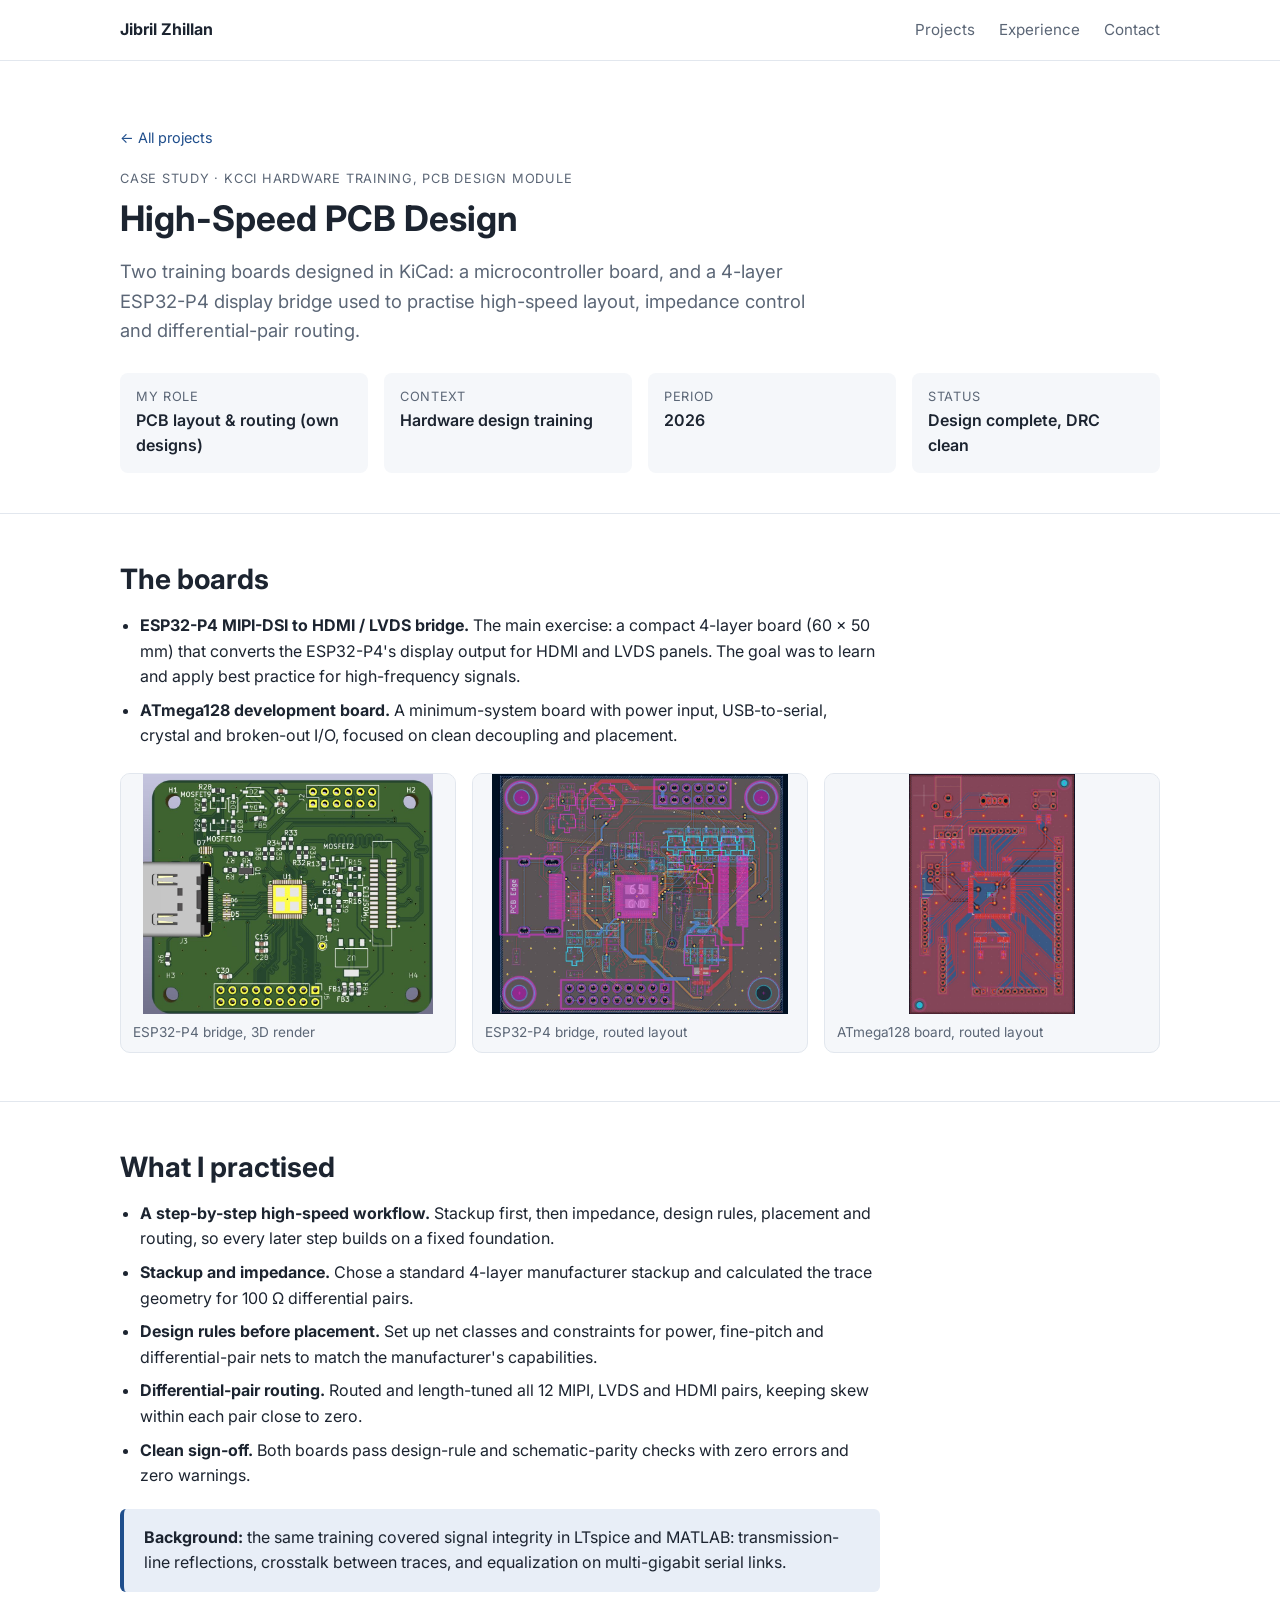
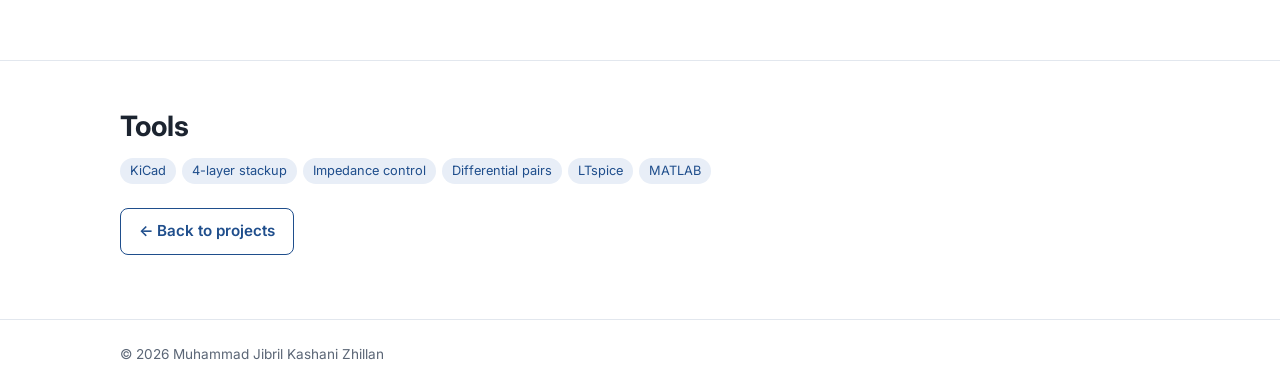
<file: pcb-designs.html>
<!doctype html>
<html lang="en">
<head>
  <meta charset="utf-8">
  <meta name="viewport" content="width=device-width, initial-scale=1">
  <title>PCB Designs | Jibril Zhillan</title>
  <meta name="description" content="Training case study: a microcontroller board and a high-speed ESP32-P4 display bridge, designed in KiCad.">
  <link rel="preconnect" href="https://fonts.googleapis.com">
  <link rel="preconnect" href="https://fonts.gstatic.com" crossorigin>
  <link href="https://fonts.googleapis.com/css2?family=Inter:wght@400;600;700&display=swap" rel="stylesheet">
  <link rel="stylesheet" href="style.css">
</head>
<body class="case">

<nav class="nav">
  <div class="container">
    <a class="brand" href="index.html">Jibril Zhillan</a>
    <ul>
      <li><a href="index.html#projects">Projects</a></li>
      <li><a href="index.html#experience">Experience</a></li>
      <li><a href="index.html#contact">Contact</a></li>
    </ul>
  </div>
</nav>

<header class="case-hero">
  <div class="container">
    <a class="back" href="index.html#projects">← All projects</a>
    <div class="fact-kicker">Case study · KCCI Hardware Training, PCB design module</div>
    <h1>High-Speed PCB Design</h1>
    <p class="summary">
      Two training boards designed in KiCad: a microcontroller board, and a 4-layer ESP32-P4 display bridge
      used to practise high-speed layout, impedance control and differential-pair routing.
    </p>
    <div class="facts">
      <div class="fact"><div class="k">My role</div><div class="v">PCB layout &amp; routing (own designs)</div></div>
      <div class="fact"><div class="k">Context</div><div class="v">Hardware design training</div></div>
      <div class="fact"><div class="k">Period</div><div class="v">2026</div></div>
      <div class="fact"><div class="k">Status</div><div class="v">Design complete, DRC clean</div></div>
    </div>
  </div>
</header>

<main>

<section>
  <div class="container prose">
    <h2>The boards</h2>
    <ul>
      <li>
        <strong>ESP32-P4 MIPI-DSI to HDMI / LVDS bridge.</strong>
        The main exercise: a compact 4-layer board (60 × 50 mm) that converts the ESP32-P4's display output
        for HDMI and LVDS panels. The goal was to learn and apply best practice for high-frequency signals.
      </li>
      <li>
        <strong>ATmega128 development board.</strong>
        A minimum-system board with power input, USB-to-serial, crystal and broken-out I/O, focused on clean
        decoupling and placement.
      </li>
    </ul>
    <div class="gallery">
      <figure>
        <img src="assets/pcb-bridge-3d.jpg" alt="3D render of the ESP32-P4 display bridge board" loading="lazy">
        <figcaption>ESP32-P4 bridge, 3D render</figcaption>
      </figure>
      <figure>
        <img src="assets/pcb-bridge-routing.jpg" alt="Routed layout of the ESP32-P4 display bridge with differential pairs" loading="lazy">
        <figcaption>ESP32-P4 bridge, routed layout</figcaption>
      </figure>
      <figure>
        <img src="assets/pcb-atmega128-layout.jpg" alt="Routed layout of the ATmega128 development board" loading="lazy">
        <figcaption>ATmega128 board, routed layout</figcaption>
      </figure>
    </div>
  </div>
</section>

<section>
  <div class="container prose">
    <h2>What I practised</h2>
    <ul>
      <li>
        <strong>A step-by-step high-speed workflow.</strong>
        Stackup first, then impedance, design rules, placement and routing, so every later step builds on a fixed foundation.
      </li>
      <li>
        <strong>Stackup and impedance.</strong>
        Chose a standard 4-layer manufacturer stackup and calculated the trace geometry for 100 Ω differential pairs.
      </li>
      <li>
        <strong>Design rules before placement.</strong>
        Set up net classes and constraints for power, fine-pitch and differential-pair nets to match the manufacturer's capabilities.
      </li>
      <li>
        <strong>Differential-pair routing.</strong>
        Routed and length-tuned all 12 MIPI, LVDS and HDMI pairs, keeping skew within each pair close to zero.
      </li>
      <li>
        <strong>Clean sign-off.</strong>
        Both boards pass design-rule and schematic-parity checks with zero errors and zero warnings.
      </li>
    </ul>
    <div class="callout">
      <strong>Background:</strong> the same training covered signal integrity in LTspice and MATLAB: transmission-line
      reflections, crosstalk between traces, and equalization on multi-gigabit serial links.
    </div>
  </div>
</section>

<section>
  <div class="container prose">
    <h2>Tools</h2>
    <div class="tags">
      <span class="tag">KiCad</span><span class="tag">4-layer stackup</span><span class="tag">Impedance control</span>
      <span class="tag">Differential pairs</span><span class="tag">LTspice</span><span class="tag">MATLAB</span>
    </div>
    <p style="margin-top:24px"><a class="btn btn-outline" href="index.html#projects">← Back to projects</a></p>
  </div>
</section>

</main>

<footer>
  <div class="container">© 2026 Muhammad Jibril Kashani Zhillan</div>
</footer>

</body>
</html>
</file>
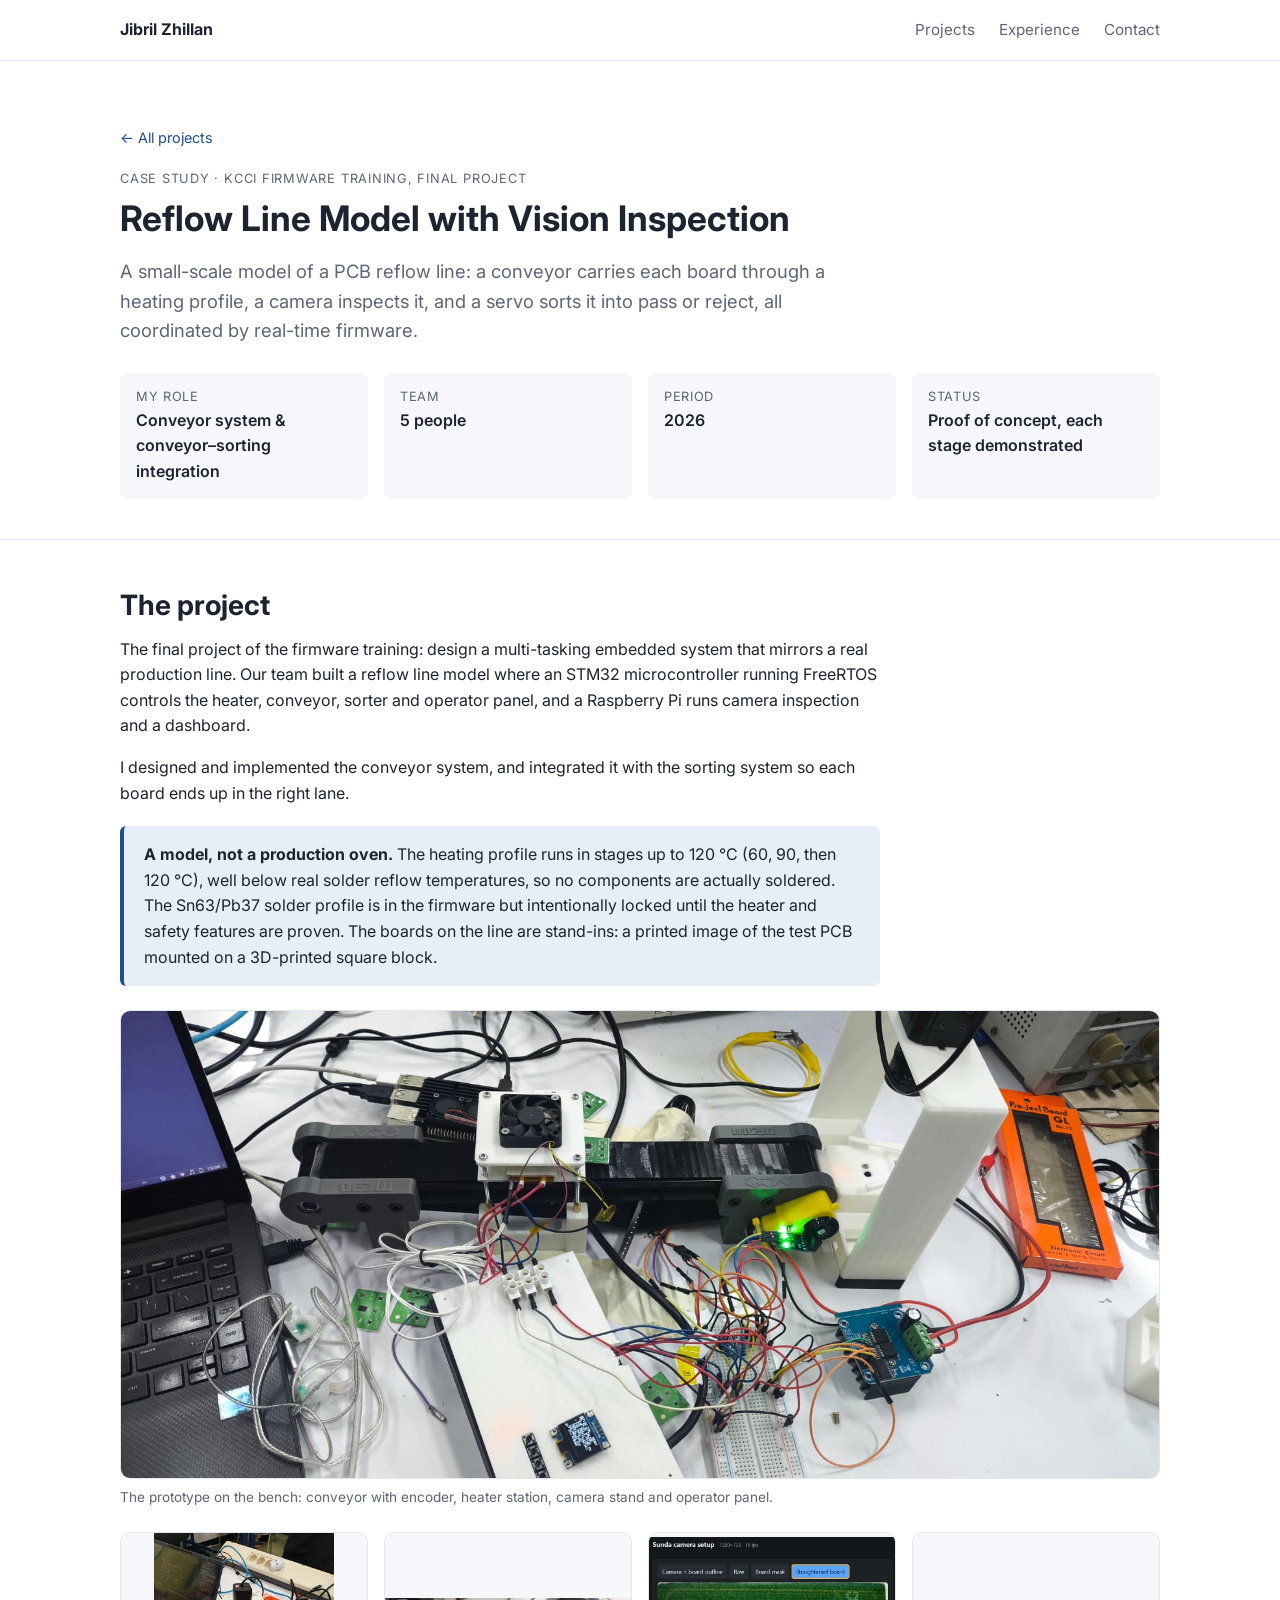
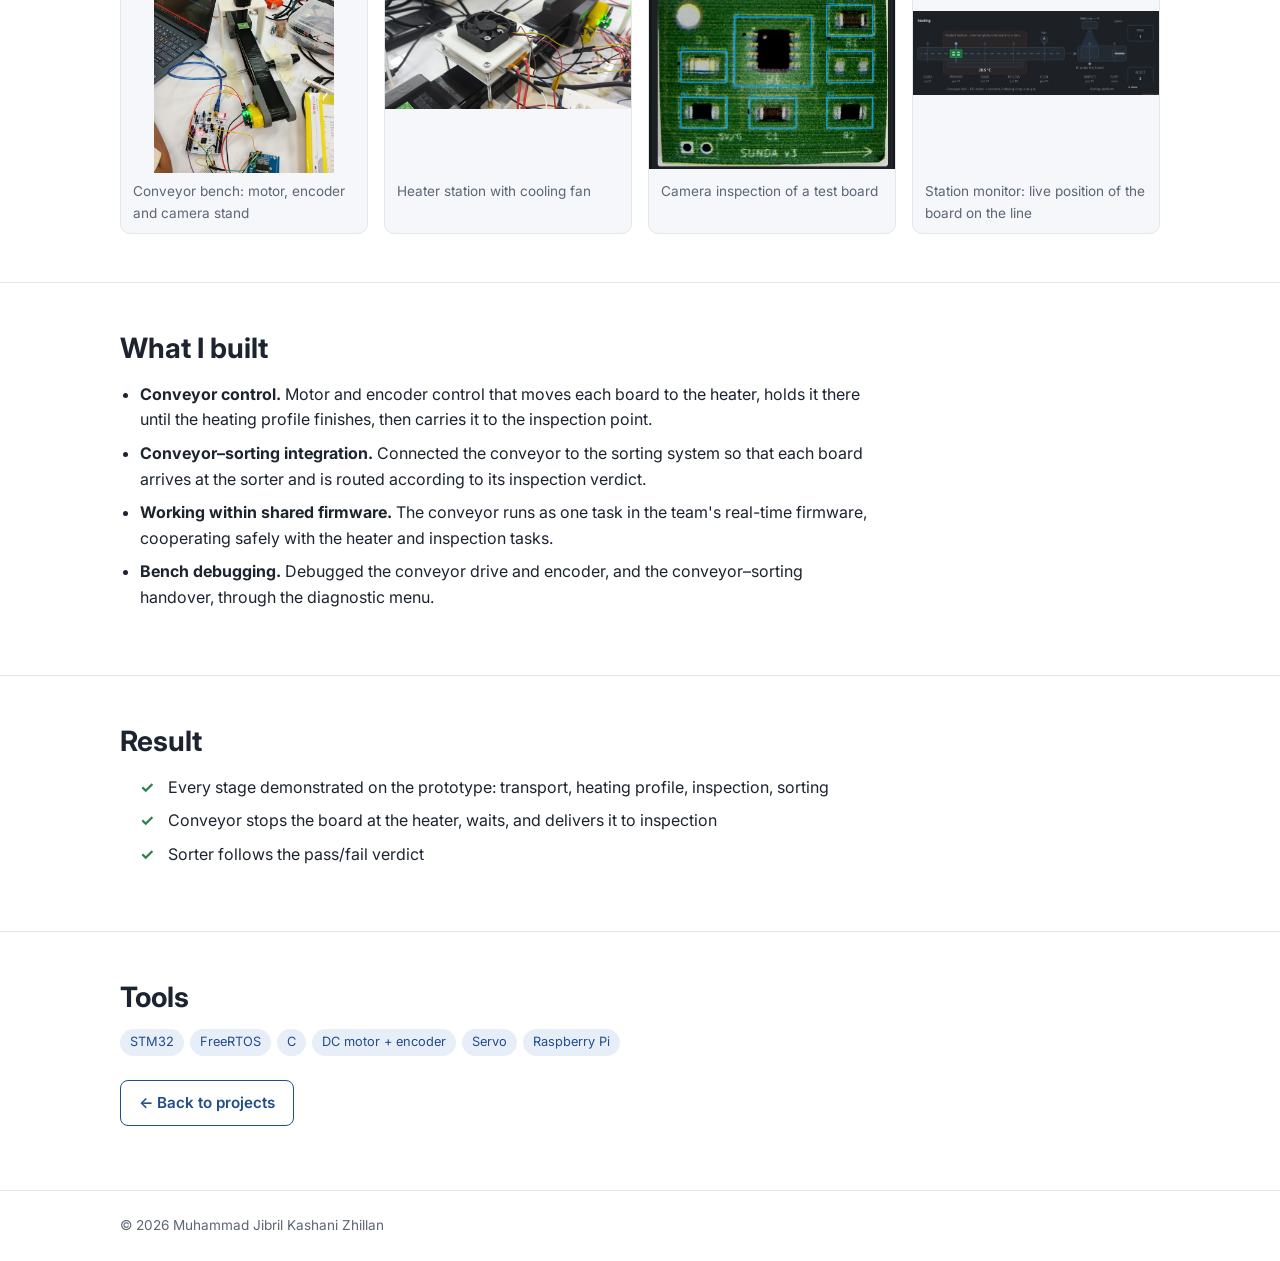
<file: reflow-oven.html>
<!doctype html>
<html lang="en">
<head>
  <meta charset="utf-8">
  <meta name="viewport" content="width=device-width, initial-scale=1">
  <title>Reflow Line Model | Jibril Zhillan</title>
  <meta name="description" content="Case study: a small-scale reflow line that heats, inspects and sorts PCBs, built on STM32 and FreeRTOS.">
  <link rel="preconnect" href="https://fonts.googleapis.com">
  <link rel="preconnect" href="https://fonts.gstatic.com" crossorigin>
  <link href="https://fonts.googleapis.com/css2?family=Inter:wght@400;600;700&display=swap" rel="stylesheet">
  <link rel="stylesheet" href="style.css">
</head>
<body class="case">

<nav class="nav">
  <div class="container">
    <a class="brand" href="index.html">Jibril Zhillan</a>
    <ul>
      <li><a href="index.html#projects">Projects</a></li>
      <li><a href="index.html#experience">Experience</a></li>
      <li><a href="index.html#contact">Contact</a></li>
    </ul>
  </div>
</nav>

<header class="case-hero">
  <div class="container">
    <a class="back" href="index.html#projects">← All projects</a>
    <div class="fact-kicker">Case study · KCCI Firmware Training, final project</div>
    <h1>Reflow Line Model with Vision Inspection</h1>
    <p class="summary">
      A small-scale model of a PCB reflow line: a conveyor carries each board through a heating profile,
      a camera inspects it, and a servo sorts it into pass or reject, all coordinated by real-time firmware.
    </p>
    <div class="facts">
      <div class="fact"><div class="k">My role</div><div class="v">Conveyor system &amp; conveyor–sorting integration</div></div>
      <div class="fact"><div class="k">Team</div><div class="v">5 people</div></div>
      <div class="fact"><div class="k">Period</div><div class="v">2026</div></div>
      <div class="fact"><div class="k">Status</div><div class="v">Proof of concept, each stage demonstrated</div></div>
    </div>
  </div>
</header>

<main>

<section>
  <div class="container prose">
    <h2>The project</h2>
    <p>
      The final project of the firmware training: design a multi-tasking embedded system that mirrors a real
      production line. Our team built a reflow line model where an STM32 microcontroller running FreeRTOS
      controls the heater, conveyor, sorter and operator panel, and a Raspberry Pi runs camera inspection and a dashboard.
    </p>
    <p>
      I designed and implemented the conveyor system, and integrated it with the sorting system so each board
      ends up in the right lane.
    </p>
    <div class="callout">
      <strong>A model, not a production oven.</strong> The heating profile runs in stages up to 120 °C
      (60, 90, then 120 °C), well below real solder reflow temperatures, so no components are actually soldered.
      The Sn63/Pb37 solder profile is in the firmware but intentionally locked until the heater and safety features are proven.
      The boards on the line are stand-ins: a printed image of the test PCB mounted on a 3D-printed square block.
    </div>
    <figure class="photo">
      <img src="assets/reflow-prototype.jpg" alt="Reflow line prototype on the bench: conveyor belt, heater with fan, camera stand, motor driver and OLED panel" loading="lazy">
      <figcaption>The prototype on the bench: conveyor with encoder, heater station, camera stand and operator panel.</figcaption>
    </figure>
    <div class="gallery">
      <figure>
        <img src="assets/reflow-conveyor.jpg" alt="Conveyor belt with DC motor, encoder and camera stand on the test bench" loading="lazy">
        <figcaption>Conveyor bench: motor, encoder and camera stand</figcaption>
      </figure>
      <figure>
        <img src="assets/reflow-heater.jpg" alt="Hot plate with cooling fan mounted over the conveyor" loading="lazy">
        <figcaption>Heater station with cooling fan</figcaption>
      </figure>
      <figure>
        <img src="assets/reflow-inspection.jpg" alt="Camera view of a test board with inspected component regions outlined" loading="lazy">
        <figcaption>Camera inspection of a test board</figcaption>
      </figure>
      <figure>
        <img src="assets/reflow-monitor.jpg" alt="Station monitor showing a board at the preheat stage of the line" loading="lazy">
        <figcaption>Station monitor: live position of the board on the line</figcaption>
      </figure>
    </div>
  </div>
</section>

<section>
  <div class="container prose">
    <h2>What I built</h2>
    <ul>
      <li>
        <strong>Conveyor control.</strong>
        Motor and encoder control that moves each board to the heater, holds it there until the heating profile
        finishes, then carries it to the inspection point.
      </li>
      <li>
        <strong>Conveyor–sorting integration.</strong>
        Connected the conveyor to the sorting system so that each board arrives at the sorter and is routed
        according to its inspection verdict.
      </li>
      <li>
        <strong>Working within shared firmware.</strong>
        The conveyor runs as one task in the team's real-time firmware, cooperating safely with the heater and inspection tasks.
      </li>
      <li>
        <strong>Bench debugging.</strong>
        Debugged the conveyor drive and encoder, and the conveyor–sorting handover, through the diagnostic menu.
      </li>
    </ul>
  </div>
</section>

<section>
  <div class="container prose">
    <h2>Result</h2>
    <ul class="status-list">
      <li class="done">Every stage demonstrated on the prototype: transport, heating profile, inspection, sorting</li>
      <li class="done">Conveyor stops the board at the heater, waits, and delivers it to inspection</li>
      <li class="done">Sorter follows the pass/fail verdict</li>    </ul>
  </div>
</section>

<section>
  <div class="container prose">
    <h2>Tools</h2>
    <div class="tags">
      <span class="tag">STM32</span><span class="tag">FreeRTOS</span><span class="tag">C</span>
      <span class="tag">DC motor + encoder</span><span class="tag">Servo</span><span class="tag">Raspberry Pi</span>
    </div>
    <p style="margin-top:24px"><a class="btn btn-outline" href="index.html#projects">← Back to projects</a></p>
  </div>
</section>

</main>

<footer>
  <div class="container">© 2026 Muhammad Jibril Kashani Zhillan</div>
</footer>

</body>
</html>
</file>
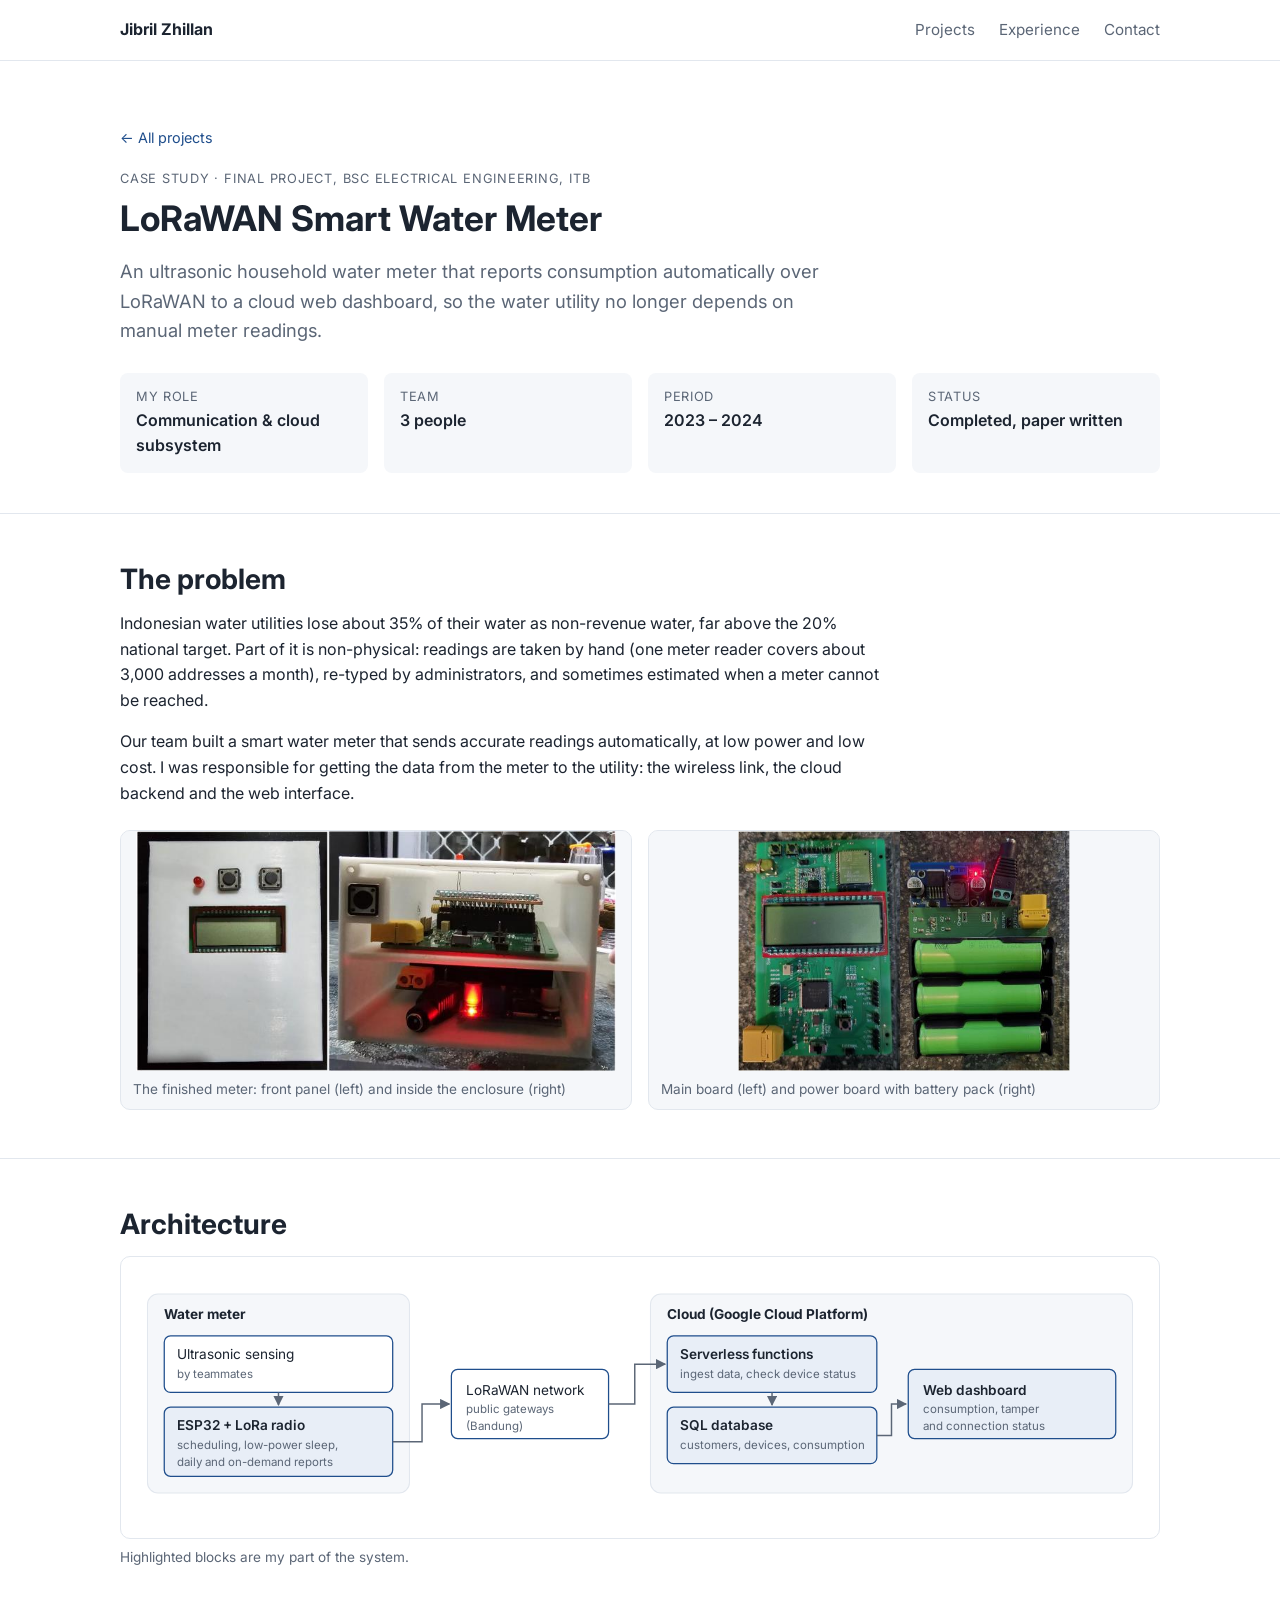
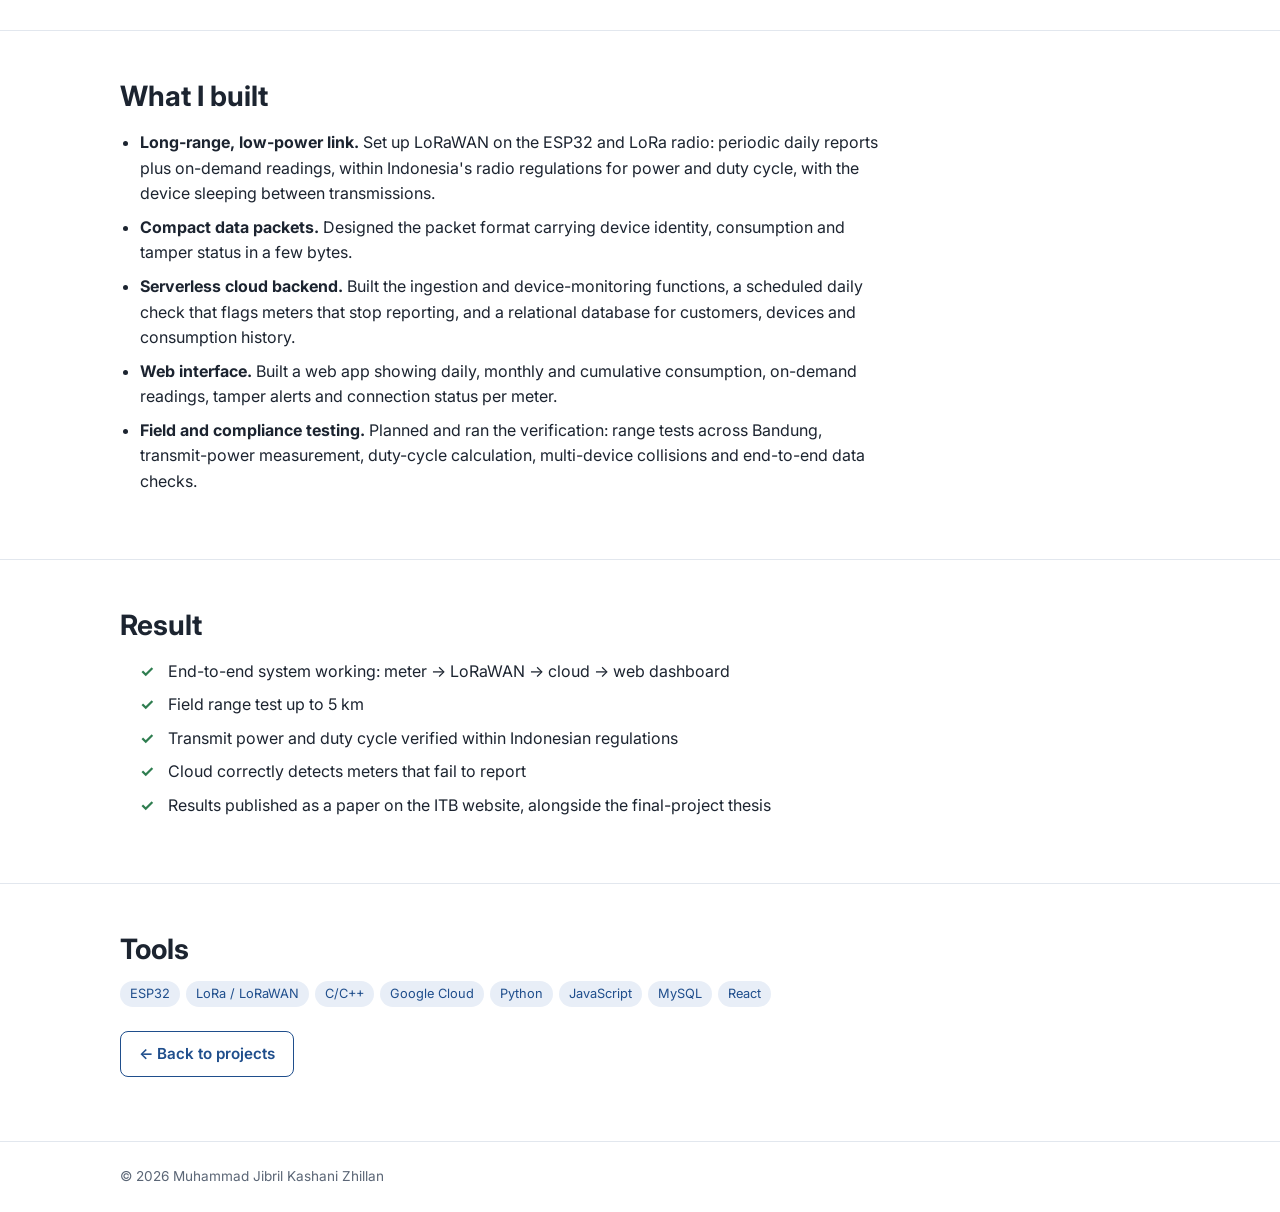
<file: smart-water-meter.html>
<!doctype html>
<html lang="en">
<head>
  <meta charset="utf-8">
  <meta name="viewport" content="width=device-width, initial-scale=1">
  <title>Smart Water Meter | Jibril Zhillan</title>
  <meta name="description" content="Case study: LoRaWAN communication and cloud web interface for an ultrasonic smart water meter (ITB final project).">
  <link rel="preconnect" href="https://fonts.googleapis.com">
  <link rel="preconnect" href="https://fonts.gstatic.com" crossorigin>
  <link href="https://fonts.googleapis.com/css2?family=Inter:wght@400;600;700&display=swap" rel="stylesheet">
  <link rel="stylesheet" href="style.css">
</head>
<body class="case">

<nav class="nav">
  <div class="container">
    <a class="brand" href="index.html">Jibril Zhillan</a>
    <ul>
      <li><a href="index.html#projects">Projects</a></li>
      <li><a href="index.html#experience">Experience</a></li>
      <li><a href="index.html#contact">Contact</a></li>
    </ul>
  </div>
</nav>

<header class="case-hero">
  <div class="container">
    <a class="back" href="index.html#projects">← All projects</a>
    <div class="fact-kicker">Case study · Final project, BSc Electrical Engineering, ITB</div>
    <h1>LoRaWAN Smart Water Meter</h1>
    <p class="summary">
      An ultrasonic household water meter that reports consumption automatically over LoRaWAN to a cloud
      web dashboard, so the water utility no longer depends on manual meter readings.
    </p>
    <div class="facts">
      <div class="fact"><div class="k">My role</div><div class="v">Communication &amp; cloud subsystem</div></div>
      <div class="fact"><div class="k">Team</div><div class="v">3 people</div></div>
      <div class="fact"><div class="k">Period</div><div class="v">2023 – 2024</div></div>
      <div class="fact"><div class="k">Status</div><div class="v">Completed, paper written</div></div>
    </div>
  </div>
</header>

<main>

<section>
  <div class="container prose">
    <h2>The problem</h2>
    <p>
      Indonesian water utilities lose about 35% of their water as non-revenue water, far above the 20% national target.
      Part of it is non-physical: readings are taken by hand (one meter reader covers about 3,000 addresses a month),
      re-typed by administrators, and sometimes estimated when a meter cannot be reached.
    </p>
    <p>
      Our team built a smart water meter that sends accurate readings automatically, at low power and low cost.
      I was responsible for getting the data from the meter to the utility: the wireless link, the cloud backend and the web interface.
    </p>
    <div class="gallery">
      <figure>
        <img src="assets/watermeter-device.jpg" alt="Finished water meter: front panel with display and buttons, and the boards inside the enclosure" loading="lazy">
        <figcaption>The finished meter: front panel (left) and inside the enclosure (right)</figcaption>
      </figure>
      <figure>
        <img src="assets/watermeter-boards.jpg" alt="Main board with display and radio module next to the power board with battery pack" loading="lazy">
        <figcaption>Main board (left) and power board with battery pack (right)</figcaption>
      </figure>
    </div>
  </div>
</section>

<section>
  <div class="container">
    <h2>Architecture</h2>
    <div class="diagram">
      <svg viewBox="0 0 960 230" xmlns="http://www.w3.org/2000/svg" font-family="Inter, system-ui, sans-serif" font-size="13">
        <defs>
          <marker id="arr" viewBox="0 0 10 10" refX="9" refY="5" markerWidth="7" markerHeight="7" orient="auto-start-reverse">
            <path d="M0,0 L10,5 L0,10 z" fill="#5b6676"/>
          </marker>
        </defs>
        <style>
          .grp { fill: #f5f7fa; stroke: #e2e7ee; }
          .box { fill: #fff; stroke: #1f4e8c; stroke-width: 1.2; }
          .hl  { fill: #e8eef7; stroke: #1f4e8c; stroke-width: 1.2; }
          .ttl { font-weight: 700; fill: #1c2430; }
          .lbl { fill: #1c2430; }
          .sub { fill: #5b6676; font-size: 11px; }
          .ln  { stroke: #5b6676; stroke-width: 1.4; fill: none; marker-end: url(#arr); }
        </style>

        <rect class="grp" x="10" y="20" width="250" height="190" rx="10"/>
        <text class="ttl" x="26" y="44">Water meter</text>
        <rect class="box" x="26" y="60" width="218" height="54" rx="6"/>
        <text class="lbl" x="38" y="82">Ultrasonic sensing</text>
        <text class="sub" x="38" y="100">by teammates</text>
        <rect class="hl" x="26" y="128" width="218" height="66" rx="6"/>
        <text class="lbl" x="38" y="150" font-weight="600">ESP32 + LoRa radio</text>
        <text class="sub" x="38" y="168">scheduling, low-power sleep,</text>
        <text class="sub" x="38" y="184">daily and on-demand reports</text>

        <rect class="box" x="300" y="92" width="150" height="66" rx="6"/>
        <text class="lbl" x="314" y="116">LoRaWAN network</text>
        <text class="sub" x="314" y="134">public gateways</text>
        <text class="sub" x="314" y="150">(Bandung)</text>

        <rect class="grp" x="490" y="20" width="460" height="190" rx="10"/>
        <text class="ttl" x="506" y="44">Cloud (Google Cloud Platform)</text>
        <rect class="hl" x="506" y="60" width="200" height="54" rx="6"/>
        <text class="lbl" x="518" y="82" font-weight="600">Serverless functions</text>
        <text class="sub" x="518" y="100">ingest data, check device status</text>
        <rect class="hl" x="506" y="128" width="200" height="54" rx="6"/>
        <text class="lbl" x="518" y="150" font-weight="600">SQL database</text>
        <text class="sub" x="518" y="168">customers, devices, consumption</text>
        <rect class="hl" x="736" y="92" width="198" height="66" rx="6"/>
        <text class="lbl" x="750" y="116" font-weight="600">Web dashboard</text>
        <text class="sub" x="750" y="134">consumption, tamper</text>
        <text class="sub" x="750" y="150">and connection status</text>

        <path class="ln" d="M135 114 V126"/>
        <path class="ln" d="M244 161 H272 V125 H298"/>
        <path class="ln" d="M450 125 H475 V87 H504"/>
        <path class="ln" d="M606 114 V126"/>
        <path class="ln" d="M706 155 H720 V125 H734"/>
      </svg>
    </div>
    <p class="caption">Highlighted blocks are my part of the system.</p>
  </div>
</section>

<section>
  <div class="container prose">
    <h2>What I built</h2>
    <ul>
      <li>
        <strong>Long-range, low-power link.</strong>
        Set up LoRaWAN on the ESP32 and LoRa radio: periodic daily reports plus on-demand readings, within
        Indonesia's radio regulations for power and duty cycle, with the device sleeping between transmissions.
      </li>
      <li>
        <strong>Compact data packets.</strong>
        Designed the packet format carrying device identity, consumption and tamper status in a few bytes.
      </li>
      <li>
        <strong>Serverless cloud backend.</strong>
        Built the ingestion and device-monitoring functions, a scheduled daily check that flags meters that stop
        reporting, and a relational database for customers, devices and consumption history.
      </li>
      <li>
        <strong>Web interface.</strong>
        Built a web app showing daily, monthly and cumulative consumption, on-demand readings, tamper alerts and
        connection status per meter.
      </li>
      <li>
        <strong>Field and compliance testing.</strong>
        Planned and ran the verification: range tests across Bandung, transmit-power measurement, duty-cycle
        calculation, multi-device collisions and end-to-end data checks.
      </li>
    </ul>
  </div>
</section>

<section>
  <div class="container prose">
    <h2>Result</h2>
    <ul class="status-list">
      <li class="done">End-to-end system working: meter → LoRaWAN → cloud → web dashboard</li>
      <li class="done">Field range test up to 5 km</li>
      <li class="done">Transmit power and duty cycle verified within Indonesian regulations</li>
      <li class="done">Cloud correctly detects meters that fail to report</li>
      <li class="done">Results published as a paper on the ITB website, alongside the final-project thesis</li>
    </ul>
  </div>
</section>

<section>
  <div class="container prose">
    <h2>Tools</h2>
    <div class="tags">
      <span class="tag">ESP32</span><span class="tag">LoRa / LoRaWAN</span><span class="tag">C/C++</span>
      <span class="tag">Google Cloud</span><span class="tag">Python</span><span class="tag">JavaScript</span>
      <span class="tag">MySQL</span><span class="tag">React</span>
    </div>
    <p style="margin-top:24px"><a class="btn btn-outline" href="index.html#projects">← Back to projects</a></p>
  </div>
</section>

</main>

<footer>
  <div class="container">© 2026 Muhammad Jibril Kashani Zhillan</div>
</footer>

</body>
</html>
</file>
<file: style.css>
/* Portfolio — clean, corporate. One stylesheet for all pages. */
:root {
  --bg: #ffffff;
  --bg-alt: #f5f7fa;
  --text: #1c2430;
  --muted: #5b6676;
  --line: #e2e7ee;
  --accent: #1f4e8c;
  --accent-soft: #e8eef7;
  --radius: 10px;
  --max: 1080px;
}

* { box-sizing: border-box; }
html { scroll-behavior: smooth; scroll-padding-top: 72px; }
body {
  margin: 0;
  font-family: "Inter", system-ui, -apple-system, "Segoe UI", Roboto, sans-serif;
  font-size: 16px;
  line-height: 1.6;
  color: var(--text);
  background: var(--bg);
}
img { max-width: 100%; display: block; }
a { color: var(--accent); text-decoration: none; }
a:hover { text-decoration: underline; }
h1, h2, h3 { line-height: 1.25; margin: 0 0 .5em; }
h2 { font-size: 1.75rem; }
h3 { font-size: 1.15rem; }
p { margin: 0 0 1em; }

.container { max-width: var(--max); margin: 0 auto; padding: 0 20px; }
section { padding: 72px 0; }
section.alt { background: var(--bg-alt); }
.section-lead { color: var(--muted); max-width: 640px; margin-bottom: 32px; }

/* Nav */
.nav {
  position: sticky; top: 0; z-index: 10;
  background: rgba(255,255,255,.95);
  border-bottom: 1px solid var(--line);
  backdrop-filter: blur(6px);
}
.nav .container { display: flex; align-items: center; justify-content: space-between; height: 60px; }
.nav .brand { font-weight: 700; color: var(--text); }
.nav ul { list-style: none; display: flex; gap: 24px; margin: 0; padding: 0; }
.nav ul a { color: var(--muted); font-size: .95rem; }
.nav ul a:hover { color: var(--accent); text-decoration: none; }

/* Buttons */
.btn {
  display: inline-block; padding: 10px 18px; border-radius: 8px;
  font-weight: 600; font-size: .95rem; border: 1px solid var(--accent);
}
.btn:hover { text-decoration: none; }
.btn-primary { background: var(--accent); color: #fff; }
.btn-primary:hover { background: #173d6f; }
.btn-outline { color: var(--accent); background: #fff; }
.btn-outline:hover { background: var(--accent-soft); }
.btn-row { display: flex; flex-wrap: wrap; gap: 12px; }

/* Hero */
.hero { padding: 88px 0 72px; }
.hero .container { display: grid; grid-template-columns: 1fr 260px; gap: 48px; align-items: center; }
.hero h1 { font-size: 2.6rem; margin-bottom: .2em; }
.hero .headline { font-size: 1.25rem; color: var(--accent); font-weight: 600; margin-bottom: .1em; }
.hero .headline-sub { font-size: 1rem; color: var(--text); font-weight: 600; margin-bottom: .8em; }
.hero .pitch { font-size: 1.1rem; color: var(--muted); max-width: 560px; margin-bottom: 28px; }
.hero .photo { width: 260px; aspect-ratio: 4/5; object-fit: cover; border-radius: 12px; border: 1px solid var(--line); }
.hero .meta { margin-top: 20px; color: var(--muted); font-size: .9rem; }

/* Cards */
.cards { display: grid; grid-template-columns: repeat(auto-fit, minmax(300px, 1fr)); gap: 24px; }
.card {
  background: #fff; border: 1px solid var(--line); border-radius: var(--radius);
  padding: 24px; display: flex; flex-direction: column;
}
.card .kicker { font-size: .8rem; text-transform: uppercase; letter-spacing: .06em; color: var(--muted); margin-bottom: 6px; }
.card .result { font-weight: 600; margin-bottom: 12px; }
.card ul { padding-left: 18px; margin: 0 0 16px; color: var(--muted); }
.card .more { margin-top: auto; font-weight: 600; }
.card .soon { margin-top: auto; color: var(--muted); font-size: .9rem; }
.tags { display: flex; flex-wrap: wrap; gap: 6px; margin-bottom: 16px; }
.tag { background: var(--accent-soft); color: var(--accent); font-size: .8rem; padding: 3px 10px; border-radius: 999px; }

/* Timeline */
.timeline { border-left: 2px solid var(--line); margin-left: 6px; }
.job { position: relative; padding: 0 0 36px 28px; }
.job::before {
  content: ""; position: absolute; left: -7px; top: 6px;
  width: 12px; height: 12px; border-radius: 50%; background: var(--accent);
}
.job:last-child { padding-bottom: 0; }
.job .when { color: var(--muted); font-size: .9rem; }
.job h3 { margin-bottom: 2px; }
.job .org { color: var(--accent); font-weight: 600; margin-bottom: 8px; }
.job ul { margin: 0; padding-left: 18px; }

/* Skills */
.skills { display: grid; grid-template-columns: repeat(auto-fit, minmax(240px, 1fr)); gap: 24px; }
.skill-group h3 { font-size: 1rem; }
.skill-group .proof { font-size: .85rem; color: var(--muted); margin-top: 10px; }

/* Contact */
.contact-list { list-style: none; padding: 0; margin: 0 0 24px; }
.contact-list li { margin-bottom: 8px; }
.contact-list span { display: inline-block; width: 90px; color: var(--muted); }

footer { border-top: 1px solid var(--line); padding: 24px 0; color: var(--muted); font-size: .85rem; }

/* Case study */
.case-hero { padding: 64px 0 40px; border-bottom: 1px solid var(--line); }
.case-hero .back { font-size: .9rem; display: inline-block; margin-bottom: 20px; }
.case-hero h1 { font-size: 2.2rem; }
.fact-kicker { font-size: .8rem; text-transform: uppercase; letter-spacing: .06em; color: var(--muted); margin-bottom: 6px; }
.case-hero .summary { font-size: 1.15rem; color: var(--muted); max-width: 720px; }
.facts { display: grid; grid-template-columns: repeat(auto-fit, minmax(180px, 1fr)); gap: 16px; margin-top: 28px; }
.fact { background: var(--bg-alt); border-radius: 8px; padding: 14px 16px; }
.fact .k { font-size: .8rem; color: var(--muted); text-transform: uppercase; letter-spacing: .05em; }
.fact .v { font-weight: 600; }
.case section { padding: 48px 0; border-bottom: 1px solid var(--line); }
.case section:last-of-type { border-bottom: 0; }
.case .prose > * { max-width: 760px; }
.case .prose ul { padding-left: 20px; }
.case .prose li { margin-bottom: 8px; }
.callout { background: var(--accent-soft); border-left: 4px solid var(--accent); padding: 16px 20px; border-radius: 6px; margin: 20px 0; }
.status-list { list-style: none; padding: 0; }
.status-list li { padding-left: 28px; position: relative; margin-bottom: 8px; }
.status-list li::before { position: absolute; left: 0; font-weight: 700; }
.status-list .done::before { content: "✓"; color: #2e7d4f; }
.status-list .wip::before { content: "…"; color: #b7791f; }
.diagram { border: 1px solid var(--line); border-radius: var(--radius); padding: 16px; background: #fff; overflow-x: auto; }
.diagram svg { min-width: 680px; width: 100%; height: auto; }
.caption { font-size: .85rem; color: var(--muted); margin-top: 8px; }
.case .prose > .gallery, .case .prose > .photo { max-width: none; }
.photo { margin: 24px 0 0; }
.photo img { width: 100%; border-radius: var(--radius); border: 1px solid var(--line); }
.photo figcaption { font-size: .85rem; color: var(--muted); margin-top: 8px; }
.photo.video { margin: 0 0 24px; }
.photo iframe { display: block; width: 100%; aspect-ratio: 16/9; border: 1px solid var(--line); border-radius: var(--radius); background: #000; }
.gallery { display: grid; grid-template-columns: repeat(auto-fit, minmax(240px, 1fr)); gap: 16px; margin-top: 24px; }
.gallery figure { margin: 0; border: 1px solid var(--line); border-radius: var(--radius); overflow: hidden; background: var(--bg-alt); }
.gallery img { width: 100%; height: 240px; object-fit: contain; background: var(--bg-alt); }
.gallery figcaption { font-size: .85rem; color: var(--muted); padding: 8px 12px; }

@media (max-width: 760px) {
  .nav ul { display: none; }
  .hero { padding-top: 48px; }
  .hero .container { grid-template-columns: 1fr; }
  .hero .photo { width: 180px; order: -1; }
  .hero h1 { font-size: 2rem; }
  section { padding: 56px 0; }
  .container { padding: 0 16px; }
}
</file>
